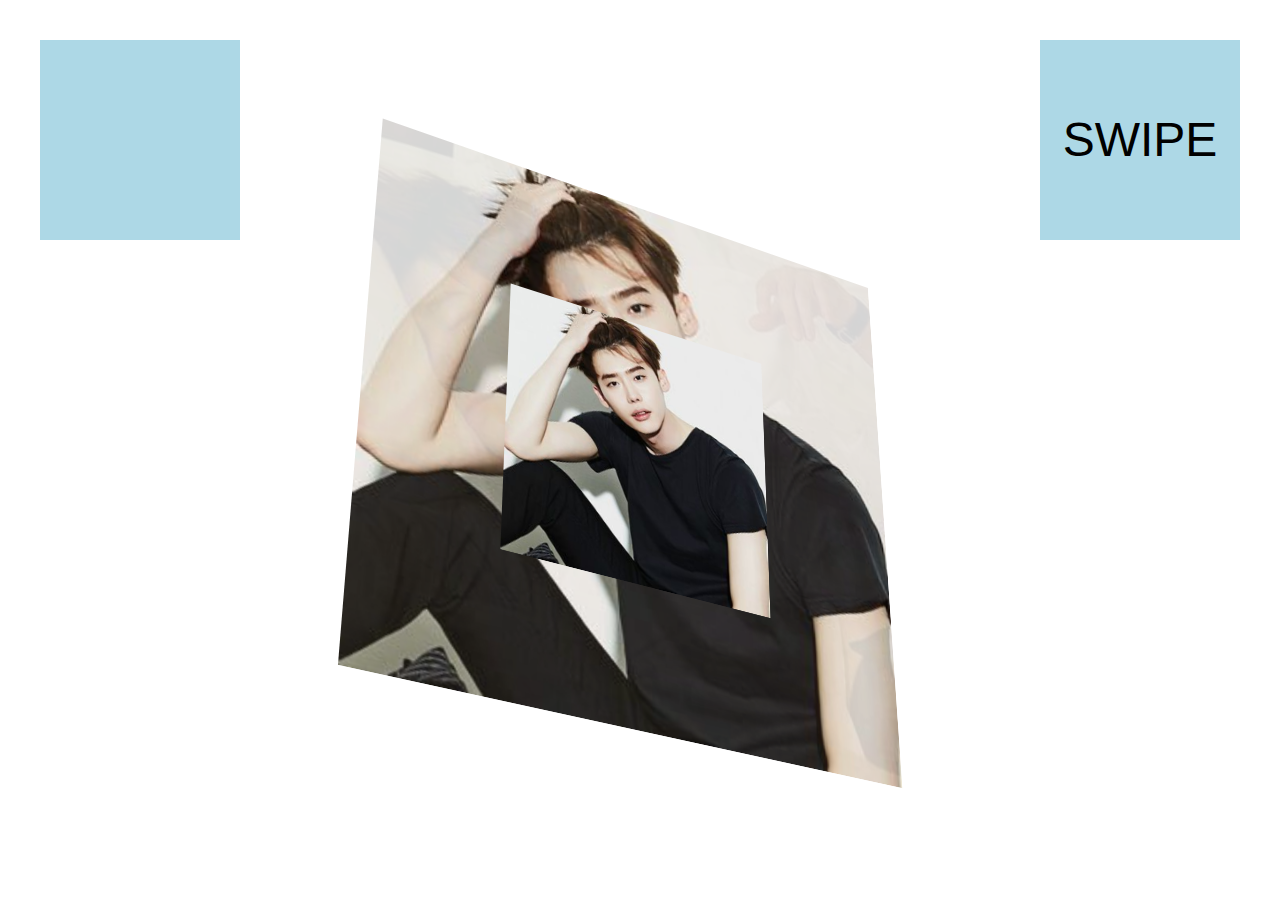
<file: 3D魔方完成版(周啸天)/index.html>
<!DOCTYPE html>
<html>
<head>
    <meta charset="UTF-8">
    <meta name="viewport"
          content="width=device-width, user-scalable=no, initial-scale=1.0, maximum-scale=1.0, minimum-scale=1.0">
    <meta name="format-detection" content="telephone=no"/>
    <title>珠峰培训3D魔方</title>
    <link charset="utf-8" type="text/css" rel="stylesheet" href="css/reset.min.css"/>
    <!--LESS-->
    <link charset="utf-8" type="text/css" rel="stylesheet/less" href="css/index.less"/>
    <script charset="utf-8" type="text/javascript" src="js/less-2.5.3.min.js"></script>
</head>
<body>
<section class="box">
    <!--MENU-->
    <div class="temp" id="temp"></div>
    <div class="menu" id="menu">SWIPE</div>

    <!--CUBE-->
    <div class="cube cubeRotate" id="cube">
        <!--外层大盒子-->
        <div class="outer">
            <div class="outer-front"><img src="img/outer1.jpg"/></div>
            <div class="outer-back"><img src="img/outer2.jpg"/></div>
            <div class="outer-left"><img src="img/outer3.jpg"/></div>
            <div class="outer-right"><img src="img/outer4.jpg"/></div>
            <div class="outer-top"><img src="img/outer5.jpg"/></div>
            <div class="outer-bottom"><img src="img/outer6.jpg"/></div>
        </div>

        <!--内层小盒子-->
        <div class="inner">
            <div class="inner-front"><img src="img/inner1.jpg"/></div>
            <div class="inner-back"><img src="img/inner2.jpg"/></div>
            <div class="inner-left"><img src="img/inner3.jpg"/></div>
            <div class="inner-right"><img src="img/inner4.jpg"/></div>
            <div class="inner-top"><img src="img/inner5.jpg"/></div>
            <div class="inner-bottom"><img src="img/inner6.jpg"/></div>
        </div>
    </div>
</section>

<script charset="utf-8" type="text/javascript" src="js/index.js"></script>
</body>
</html>
</file>
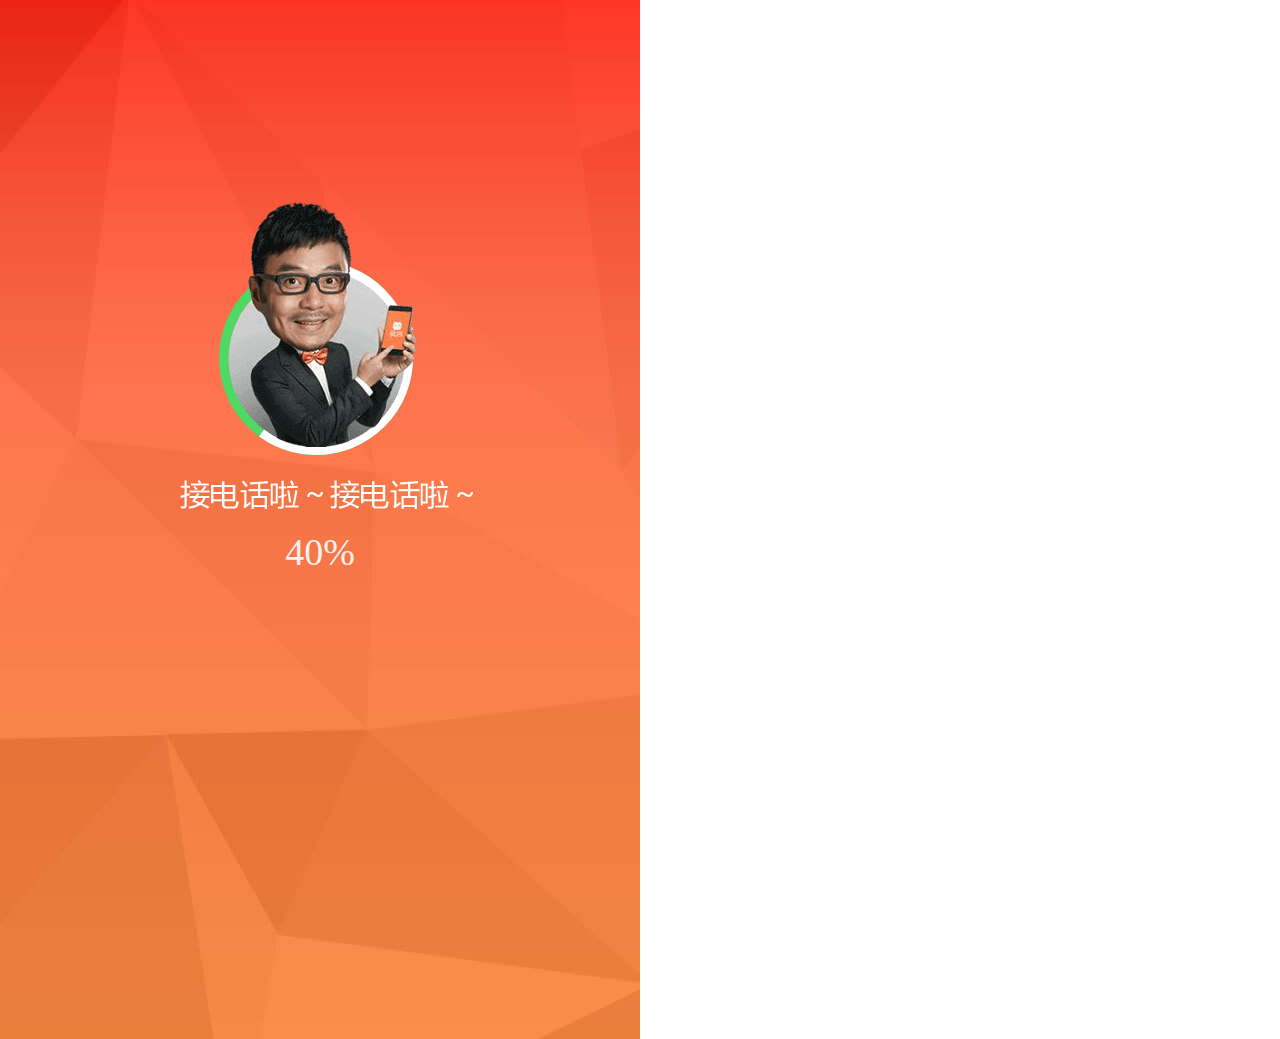
<file: 主DEMO(王燕)/html/index.html>
<!DOCTYPE html>
<html>
<head>
    <meta charset="UTF-8">
    <meta name="viewport" content="width=640,target-densitydpi=device-dpi,user-scalable=no" />
    <meta name="wxm:timeline_title" content="珠峰培训">
    <meta name="wxm:appmessage_title" content="珠峰培训">
    <meta name="wxm:appmessage_desc" content="朋友，我们在北京等你！">

    <!--&lt;!&ndash;分享缩略图，必须为绝对路径&ndash;&gt;-->
    <!--<meta name="wxm:img_url" content="http://wximg.qq.com/wxp/moment/4kKIVVgZl/img/share.jpg">-->
    <!--分享链接-->
    <!--<meta name="wxm:link" content="http://wximg.qq.com/wxp/moment/4kKIVVgZl/html/index.html">-->
    <title>珠峰培训</title>
    <link rel="stylesheet" href="../css/style.css?r=29" />
    <link rel="stylesheet" href="../css/swiper.min.css"/>
</head>


<body>
<div class="loading">
    <div class="loading_bg"><img src="../img/loading_bg.jpg"></div>
    <div class="loading_icon"></div>
    <div class="loading_progress">
        <div class="lp_bg"></div>
        <div class="lp_left"><div class="lp_left_wrap"><div class="lp_left_circle"></div></div></div>
        <div class="lp_right"><div class="lp_right_wrap"><div class="lp_right_circle"></div></div></div>
    </div>
    <div class="loading_text">
        <span></span><span></span><span></span><span></span><span></span><span></span><span></span><span></span><span></span><span></span>
    </div>
    <div class="loading_num"><span id="loading_num_txt">0</span>%</div>
</div>
<div class="wrapper">
    <article class="pages" id="page1">
        <img src="../img/page1_pic.jpg" width="640" />
        <figure class="page1_btn"></figure>
    </article>
    <article class="pages" id="page2">
        <div class="whpic">
            <img src="../img/wh1.jpg"/>
            <img src="../img/wh2.jpg"/>
            <img src="../img/wh3.jpg"/>
            <img src="../img/wh4.jpg"/>
            <img src="../img/wh5.jpg"/>
            <img src="../img/wh6.jpg"/>
        </div>
        <div class="page2_video"></div>
        <div class="page2_ganrao"></div>
    </article>
    <audio src="../img/call.mp3" preload="preload" id="call" loop ></audio>
    <audio src="../img/wh_3s.mp3" preload="preload" id="whsay" ></audio>
    <audio src="../img/zzs.mp3" preload="preload" id="zzs" ></audio>
    <article class="unlock_page">
        <div class="unlock_info">
            <div class="weixin_wrap"></div>
            <div class="weixin_msg"><img src="../img/weixin_msg.png"></div>
            <div class="unlock_time">
                <span></span><span></span><span></span><span></span>
                <em></em>
            </div>
            <div class="unlock_date">
                <span></span><span></span><span></span><span></span><span></span><span></span><span></span>
            </div>
            <div class="unlock_tips_wrap"><div class="unlock_tips"></div></div>
            <div class="unlock_bar"></div>
        </div>
    </article>
    <article class="weichat">
        <div class="wx_wrap">
            <div class="wx_box">
                <div class="wx_msg">
                    <section class="wh_msg_1"> <div class="wh_headimg"></div><div class="wh_msg_item_1"></div></section>
                    <section class="wh_msg_2"><div class="wh_headimg"></div><div class="wh_msg_item_2"></div></section>
                    <section class="wh_msg_3"><div class="wh_headimg"></div><div class="wh_msg_item_3"></div></section>
                    <section class="user_msg_1"><div class="user_headimg"></div><div class="user_msg_item_1"></div></section>
                    <section class="wh_msg_4"><div class="wh_headimg"></div><div class="wh_msg_item_4"></div></section>
                    <section class="wh_msg_5"><div class="wh_headimg"></div><div class="wh_msg_item_5"></div><div id="WxMomentVideo" class="video_con"></div></section>
                    <section class="user_msg_2"><div class="user_headimg"></div><div class="user_msg_item_2"></div></section>
                    <section class="wh_msg_6"><div class="wh_headimg"></div><div class="wh_msg_item_6" id="wh_msg_item_6"></div></section>
                </div>
            </div>
            <div class="wx_input_bar"></div>
            <div class="wx_keyboard">
                <span id="kb_text_1"></span>
                <span id="kb_text_2"></span>
                <div class="btn_send"></div>
                <!-- <div class="btn_send_disabled"></div> -->
            </div>
        </div>
    </article>
    <article id="cube">
        <ul id="cubeBox">
            <li></li>
            <li></li>
            <li></li>
            <li></li>
            <li></li>
            <li></li>
        </ul>
        <div id="cubeTip"></div>
        <div id="cubeShare"></div>
        <div id="cubeShareMark"><img src="../img/cubeShareMark.png"></div>
    </article>
    <article class="swiper-container" id="details">
        <div class="swiper-wrapper" id="detailsList">
            <div class="swiper-slide">
                <div class="detailsImg">
                    <img src="../img/detailsCanvas1.png">
                    <canvas width="510" height="423"></canvas>
                </div>
                <div class="detailsText"></div>
            </div>
            <div class="swiper-slide">
                <div class="detailsImg">
                    <img src="../img/detailsCanvas2.png">
                    <canvas width="374" height="374"></canvas>
                </div>
                <div class="detailsText"></div>
            </div>
            <div class="swiper-slide">
                <div class="detailsImg">
                    <img src="../img/detailsCanvas3.png">
                    <canvas width="386" height="336"></canvas>
                </div>
                <div class="detailsText"></div>
            </div>
            <div class="swiper-slide">
                <div class="detailsImg">
                    <img src="../img/detailsCanvas4.png">
                    <canvas width="259" height="306"></canvas>
                </div>
                <div class="detailsText"></div>
            </div>
            <div class="swiper-slide">
                <div class="detailsImg">
                    <img src="../img/detailsCanvas5.png">
                    <canvas width="221" height="284"></canvas>
                </div>
                <div class="detailsText"></div>
            </div>
            <div class="swiper-slide">
                <div class="detailsImg">
                    <img src="../img/detailsCanvas6.png">
                    <canvas width="478" height="419"></canvas>
                </div>
                <div class="detailsText"></div>
            </div>

        </div>
        <div class="swiper-pagination"></div>
        <div id="detailsReturn"></div>
    </article>
</div>
</body>
</html>

<!--<script src="http://res.wx.qq.com/open/js/jweixin-1.0.0.js"></script>-->
<!--<script src="http://cdnjs.gtimg.com/cdnjs/libs/wxmoment/0.0.2-rc1/wxmoment.min.js"></script>-->

<!--<script src="../js/jWeixin.js"></script>-->
<script src="../js/wexmonent.js"></script>
<script src="../js/jquery-1.11.1.min.js"></script>
<script src="../js/main.js"></script>
<script src="../js/swiper.min.js"></script>
</file>
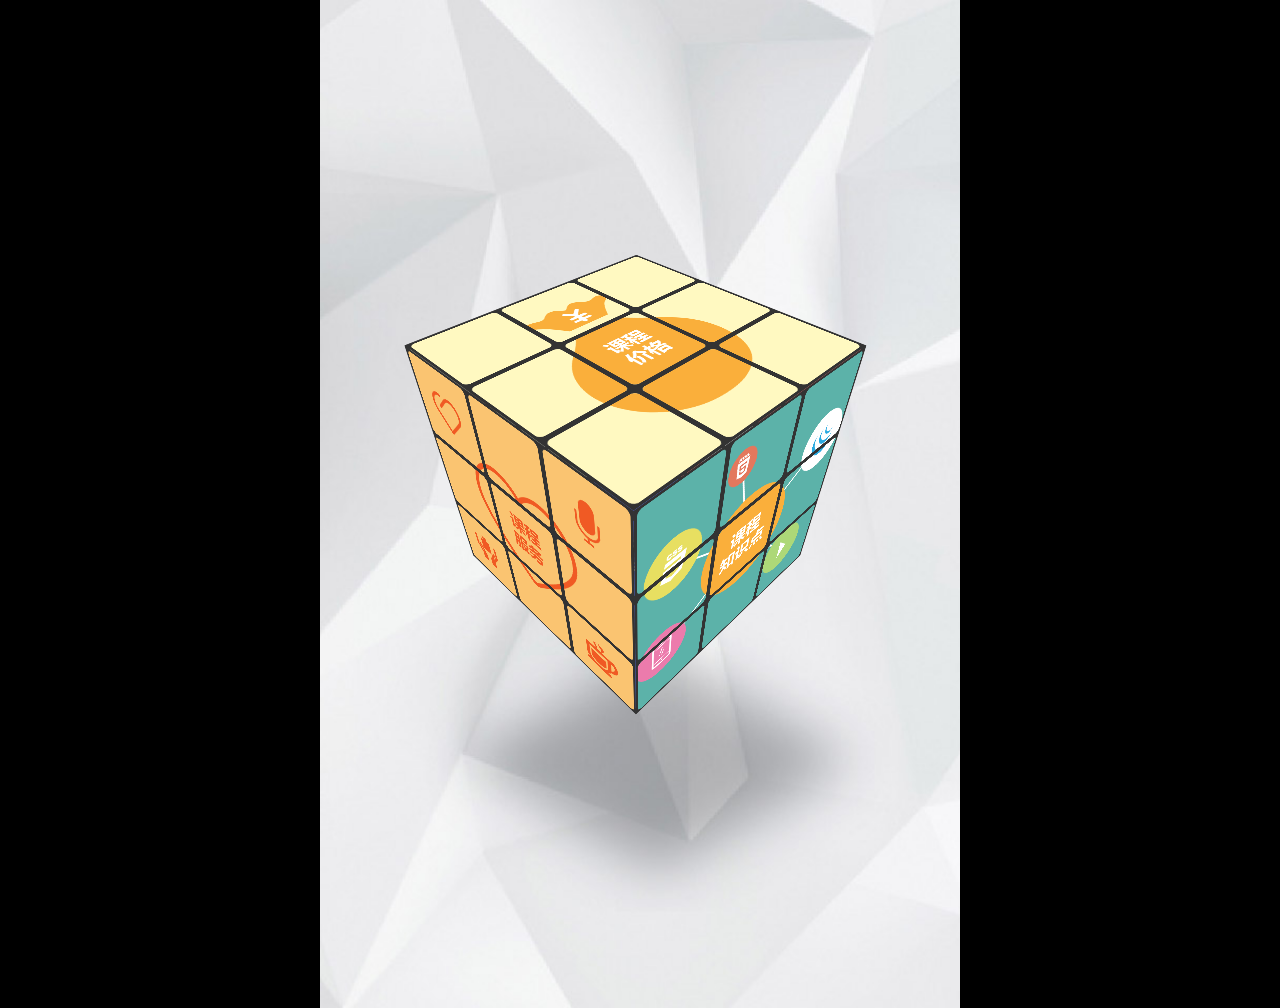
<file: 妙味课程/1index.html>
<!DOCTYPE HTML>
<html>
<head>
<meta http-equiv="Content-Type" content="text/html; charset=utf-8">
<title>无标题文档</title>
<meta name="viewport" content="width=device-width,initial-scale=1.0,user-scalable=no">
<style>
*{ margin:0; padding:0;}
body{font-family:Tahoma,Arial,Roboto,"Droid Sans","Helvetica Neue","Droid Sans Fallback","Heiti SC",sans-self; background:black;}
li{ list-style:none;}
html{ overflow:hidden;}
#main{ width:640px; height:1008px; position:absolute; left:50%; top:0; margin-left:-320px; z-index:-1; transform-origin:top;}
#phone{ width:100%; height:100%; background:url(img/phoneBg.jpg) no-repeat; position:absolute; top:0; left:0; z-index:10; overflow:hidden; transition:.5s;}
#phoneHead{ width:100%; position:absolute; top:50px;}
#phoneHead .phoneHeadName{ width:262px; height:115px; background:url(img/phoneHeadName.png) no-repeat; margin:0 auto;}
#phoneHead .phoneHeadText{ font-size:30px; color:white; text-align:center; letter-spacing:5px; margin-top:10px;}
#phoneBtn{ width:520px; height:360px; background:url(img/phoneBtn.png) no-repeat; position:absolute; left:50%; margin-left:-260px; bottom:30px;}
#phoneBtn .phoneBtnArc{ width:170px; height:170px; border:3px #0F0 solid; border-radius:50%; position:absolute; left:358px; top:143px; animation:1s linear infinite phoneBtnArcMove; z-index:-1;}
@keyframes phoneBtnArcMove{
	0%{ transform:scale(1.2);}
	100%{ transform:scale(0);}
}
#phoneBtn .phoneBtnTouch{ width:170px; height:170px; border-radius:50%; position:absolute; left:358px; top:143px; background:rgba(0,0,0,0); z-index:1;}
#phoneKey{ width:520px; height:659px; background:url(img/phoneKey.png) no-repeat; position:absolute; left:50%; margin-left:-260px; bottom:30px; transform:translate(0,689px); transition:.5s;}
#phoneKey .phoneKeyTouch{ width:170px; height:170px; border-radius:50%; position:absolute; background:rgba(0,0,0,0); z-index:1; left:50%; margin-left:-85px; bottom:30px;}
#message{ width:100%; height:100%; position:absolute; left:0; top:0; z-index:8; background:#eaeaea; transition:.5s; overflow:hidden;}
#messageList{ width:100%; position:absolute; top:20px; box-sizing:border-box; transition:.5s;}
#messageList li{ max-width:360px; padding:25px; line-height:40px; font-size:26px; clear:both; border-radius:10px; margin-bottom:40px; position:relative; opacity:0; transform:translate(0,100px); transition:.5s;}
#messageList li.sty1{ background:#ffffff; border:2px #cacaca solid; float:left; left:125px;}
#messageList li.sty2{ background:#a2e45c; border:2px #96b474 solid; float:right; right:125px;}
#messageList li img{ position:absolute; top:0;}
#messageList li.sty1 img{ left:-100px;}
#messageList li.sty2 img{ right:-100px;}
#messageList li .arrow{ width:10px; height:20px; position:absolute; top:20px;}
#messageList li.sty1 .arrow{ left:-10px; background:url(img/messageArrow1.png) no-repeat;}
#messageList li.sty2 .arrow{ right:-10px; background:url(img/messageArrow2.png) no-repeat;}
#messageText{ width:640px; height:88px; background:url(img/messageText.png) no-repeat; position:absolute; bottom:0; transform-origin:bottom;}
#cube{ width:100%; height:100%; position:absolute; left:0; top:0; z-index:6; background:url(img/cubeBg.jpg) no-repeat; background-size:cover; perspective:800px;}
#cubeBox{ width:510px; height:510px; transform-style:preserve-3d; position:absolute; left:50%; top:20%; margin-left:-260px; transform: scale(0) rotateX(-45deg) rotateY(-180deg); transform-origin:255px 255px -255px;}
#cubeBox li{ width:510px; height:510px; position:absolute;}
#cubeBox li:nth-of-type(1){ background:url(img/cubeImg1.png) no-repeat; left:0; top:0;}
#cubeBox li:nth-of-type(2){ background:url(img/cubeImg2.png) no-repeat; left:510px; top:0; transform:rotateY(90deg); transform-origin:left;}
#cubeBox li:nth-of-type(3){ background:url(img/cubeImg3.png) no-repeat; left:0; top:0; transform: translateZ(-510px) rotateY(180deg);}
#cubeBox li:nth-of-type(4){ background:url(img/cubeImg4.png) no-repeat; right:510px; top:0; transform:rotateY(-90deg); transform-origin:right;}
#cubeBox li:nth-of-type(5){ background:url(img/cubeImg5.png) no-repeat; right:0; top:-510px; transform:rotateX(90deg); transform-origin:bottom;}
#cubeBox li:nth-of-type(6){ background:url(img/cubeImg6.png) no-repeat; right:0; top:510px; transform:rotateX(-90deg); transform-origin:top;}
</style>
<script src="jquery-2.1.3.min.js"></script>
<script>
$(function(){
	
	var $main = $('#main');
	var $phone = $('#phone');
	var $phoneBtn = $('#phoneBtn');
	var $phoneBtnTouch = $phoneBtn.find('.phoneBtnTouch');
	var $phoneKey = $('#phoneKey');
	var $phoneHeadText = $('#phoneHead').find('.phoneHeadText');
	var $phoneKeyTouch = $phoneKey.find('.phoneKeyTouch');
	var $message = $('#message');
	var $messageList = $('#messageList');
	var $messageText = $('#messageText');
	var $cube = $('#cube');
	var $cubeBox = $('#cubeBox');
	var desH = 1008;
	var desW = 640;
	var viewHeight = $(window).height();
	var viewWidth = $(window).width();
	
	var oBell = $('#bell').get(0);
	var oSay = $('#say').get(0);
	var oMusic = $('#music').get(0);
	
	function init(){
		$main.css('transform','scale('+( viewHeight/desH )+')');
		
		var changeW = viewWidth/viewHeight * desH;

		if(changeW > desW){
			changeW = desW;
		}
		
		$messageList.css('padding','0 '+( (desW - changeW)/2 )+'px');
		$messageText.css('transform','scale('+(changeW/desW)+')');
	}
	
	var phone = (function(){
		
		function init(){
			oBell.play();
			bind();
		}
		
		function bind(){
			$phoneBtnTouch.on('touchstart',function(){
				oBell.pause();
				$phoneBtn.css('opacity',0);
				$phoneKey.css('transform','translate(0,0)');
				say();
			});
			$phoneKeyTouch.on('touchstart',function(){
				closePhone();
			});
		}
		
		function say(){
			$phoneHeadText.html('00:00');
			oSay.play();
			var timer = setInterval(function(){
				
				$phoneHeadText.html(change(oSay.currentTime));
				
				if(oSay.currentTime == oSay.duration){
					clearInterval(timer);
					closePhone();
				}
				
			},1000);
		}
		
		function closePhone(){
			oSay.pause();
			$phone.css('transform','translate(0,'+(desH)+'px)');
			$phone.on('transitionEnd webkitTransitionEnd',function(){
				$(this).remove();
				message.init();
			});
		}
		
		function change(num){
			num = parseInt(num);
			var iM = toZero(Math.floor(num%3600/60));
			var iS = toZero(Math.floor(num%60));
			return iM + ':' + iS;
		}
		function toZero(num){
			if(num<10){
				return '0' + num;
			}
			else{
				return '' + num;
			}
		}
		
		return {
			init : init
		}
		
	})();
	
	//phone.init();
	
	var message = (function(){
		
		var $li = $messageList.find('li');
		var iNow = 0;
		var iT = 0;
		
		function init(){
			oMusic.play();
			move();
		}
		function move(){
			var timer = setInterval(function(){
				
				$li.eq(iNow).css('opacity',1).css('transform','translate(0,0)');
				
				if(iNow >= 3){
					iT -= $li.eq(iNow).outerHeight() + 10;
					$messageList.css('transform','translate(0,'+(iT)+'px)');
				}
				
				if(iNow == $li.length-1){
					clearInterval(timer);
					setTimeout(function(){
						closeMessage();
					},2000);
				}
				else{
					iNow++;
				}
				
			},1000);
			
		}
		
		function closeMessage(){
			$message.css('transform','translate(0,'+(desH)+'px)');
			$message.on('transitionEnd webkitTransitionEnd',function(){
				$(this).remove();
			});
		}
		
		return {
			init : init
		};
	})();
	
	var cube = (function(){
		var $li = $cubeBox.find('li');
		function init(){
			$cubeBox.css('transform','scale(0.7) rotateX(-45deg) rotateY(45deg)');
			$subeBox.css('transition','1s');
			
		}
		return {
			init : init
		};
	})();
	cube.init();
	
	init();
	
});
</script>
</head>

<body>
<div id="main">
	<div id="sound">
    	<audio id="bell" src="img/bell.mp3" preload="auto" loop></audio>
        <audio id="say" src="img/say.mp3" preload="auto"></audio>
        <audio id="music" src="img/music.mp3" preload="auto" loop></audio>
    </div>
	<!--<div id="phone">
    	<div id="phoneHead">	
        	<div class="phoneHeadName"></div>
            <div class="phoneHeadText"></div>
        </div>
        <div id="phoneBtn">
        	<div class="phoneBtnArc"></div>
            <div class="phoneBtnTouch"></div>
        </div>
        <div id="phoneKey">
        	<div class="phoneKeyTouch"></div>
        </div>
    </div>
    <div id="message">
    	<ul id="messageList">
        	<li class="sty1">
            	<div class="arrow"></div>
            	<img src="img/messageHead1.png">
                那个谁谁谁……
            </li>
            <li class="sty2">
            	<div class="arrow"></div>
            	<img src="img/messageHead2.png">
                你好，我是妙味课堂，小乐～ ^_^
            </li>
            <li class="sty1">
            	<div class="arrow"></div>
            	<img src="img/messageHead1.png">
                哦，小乐乐你好！
            </li>
            <li class="sty2">
            	<div class="arrow"></div>
            	<img src="img/messageHead2.png">
                嗯，请问有什么可以帮到你？
            </li>
            <li class="sty1">
            	<div class="arrow"></div>
            	<img src="img/messageHead1.png">
                你们那个移动端课程都讲到什么？
            </li>
            <li class="sty2">
            	<div class="arrow"></div>
            	<img src="img/messageHead2.png">
                我们这次的移动端课程，讲的是移动端H5场景应用的相关知识，比如：CSS3D、canvas、粒子、动画……
            </li>
            <li class="sty1">
            	<div class="arrow"></div>
            	<img src="img/messageHead1.png">
                那你们上课的时间是什么？
            </li>
            <li class="sty1">
            	<div class="arrow"></div>
            	<img src="img/messageHead1.png">
                你们这个课程是谁来讲？？
            </li>
            <li class="sty1">
            	<div class="arrow"></div>
            	<img src="img/messageHead1.png">
                这个课程学完以后能自己做移动端吗？
            </li>
            <li class="sty1">
            	<div class="arrow"></div>
            	<img src="img/messageHead1.png">
                这个学费多钱？贵吗？
            </li>
            <li class="sty1">
            	<div class="arrow"></div>
            	<img src="img/messageHead1.png">
                哦对了，我基础不太好听得懂吗？
            </li>
            <li class="sty1">
            	<div class="arrow"></div>
            	<img src="img/messageHead1.png">
                嗯？小乐乐？在吗？？？
            </li>
            <li class="sty2">
            	<div class="arrow"></div>
            	<img src="img/messageHead2.png">
                呃……是的，我一直都在，我正在拼命打字回复你的问题，只是回复慢了，请见谅啊。另外，你的问题比较多，我干脆送给你一个神奇魔方，让这个精致的小魔方来回复你所有问题吧？
            </li>
            <li class="sty1">
            	<div class="arrow"></div>
            	<img src="img/messageHead1.png">
                啊？魔方？什么鬼东东？
            </li>
            <li class="sty2">
            	<div class="arrow"></div>
            	<img src="img/messageHead2.png">
                嘻嘻……发给你了，接住啊~~
            </li>
        </ul>
        <div id="messageText"></div>
    </div>-->
    <div id="cube">
    	<ul id="cubeBox">
        	<li></li>
            <li></li>
            <li></li>
            <li></li>
            <li></li>
            <li></li>
        </ul>
    </div>
</div>
</body>
</html>
</file>
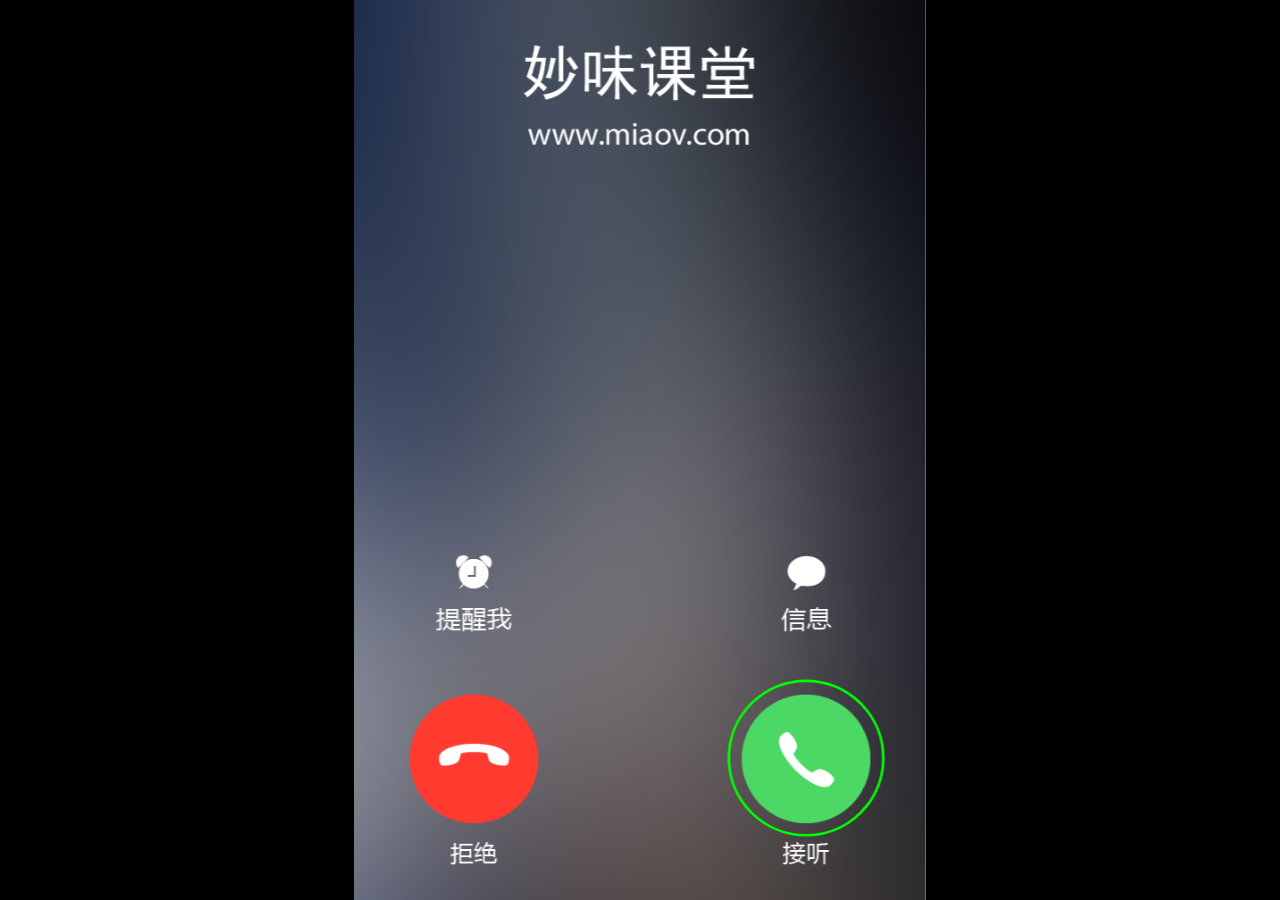
<file: 妙味课程/2index.html>
<!DOCTYPE HTML>
<html>
<head>
<meta http-equiv="Content-Type" content="text/html; charset=utf-8">
<title>无标题文档</title>
<meta name="viewport" content="width=device-width,initial-scale=1.0,user-scalable=no">
<style>
*{ margin:0; padding:0;}
body{font-family:Tahoma,Arial,Roboto,"Droid Sans","Helvetica Neue","Droid Sans Fallback","Heiti SC",sans-self; background:black;}
li{ list-style:none;}
html{ overflow:hidden;}
#main{ width:640px; height:1008px; position:absolute; left:50%; top:0; margin-left:-320px; z-index:-1; transform-origin:top;}
#phone{ width:100%; height:100%; background:url(img/phoneBg.jpg) no-repeat; position:absolute; top:0; left:0; z-index:10; overflow:hidden; transition:.5s;}
#phoneHead{ width:100%; position:absolute; top:50px;}
#phoneHead .phoneHeadName{ width:262px; height:115px; background:url(img/phoneHeadName.png) no-repeat; margin:0 auto;}
#phoneHead .phoneHeadText{ font-size:30px; color:white; text-align:center; letter-spacing:5px; margin-top:10px;}
#phoneBtn{ width:520px; height:360px; background:url(img/phoneBtn.png) no-repeat; position:absolute; left:50%; margin-left:-260px; bottom:30px;}
#phoneBtn .phoneBtnArc{ width:170px; height:170px; border:3px #0F0 solid; border-radius:50%; position:absolute; left:358px; top:143px; animation:1s linear infinite phoneBtnArcMove; z-index:-1;}
@keyframes phoneBtnArcMove{
	0%{ transform:scale(1.2);}
	100%{ transform:scale(0);}
}
#phoneBtn .phoneBtnTouch{ width:170px; height:170px; border-radius:50%; position:absolute; left:358px; top:143px; background:rgba(0,0,0,0); z-index:1;}
#phoneKey{ width:520px; height:659px; background:url(img/phoneKey.png) no-repeat; position:absolute; left:50%; margin-left:-260px; bottom:30px; transform:translate(0,689px); transition:.5s;}
#phoneKey .phoneKeyTouch{ width:170px; height:170px; border-radius:50%; position:absolute; background:rgba(0,0,0,0); z-index:1; left:50%; margin-left:-85px; bottom:30px;}
#message{ width:100%; height:100%; position:absolute; left:0; top:0; z-index:8; background:#eaeaea; transition:.5s; overflow:hidden;}
#messageList{ width:100%; position:absolute; top:20px; box-sizing:border-box; transition:.5s;}
#messageList li{ max-width:360px; padding:25px; line-height:40px; font-size:26px; clear:both; border-radius:10px; margin-bottom:40px; position:relative; opacity:0; transform:translate(0,100px); transition:.5s;}
#messageList li.sty1{ background:#ffffff; border:2px #cacaca solid; float:left; left:125px;}
#messageList li.sty2{ background:#a2e45c; border:2px #96b474 solid; float:right; right:125px;}
#messageList li img{ position:absolute; top:0;}
#messageList li.sty1 img{ left:-100px;}
#messageList li.sty2 img{ right:-100px;}
#messageList li .arrow{ width:10px; height:20px; position:absolute; top:20px;}
#messageList li.sty1 .arrow{ left:-10px; background:url(img/messageArrow1.png) no-repeat;}
#messageList li.sty2 .arrow{ right:-10px; background:url(img/messageArrow2.png) no-repeat;}
#messageText{ width:640px; height:88px; background:url(img/messageText.png) no-repeat; position:absolute; bottom:0; transform-origin:bottom;}
#cube{ width:100%; height:100%; position:absolute; left:0; top:0; z-index:6; background:url(img/cubeBg.jpg) no-repeat; background-size:cover; perspective:800px;}
#cubeBox{ width:510px; height:510px; transform-style:preserve-3d; position:absolute; left:50%; top:20%; margin-left:-260px; transform: scale(0) rotateX(-45deg) rotateY(-180deg); transform-origin:255px 255px -255px;}
#cubeBox li{ width:510px; height:510px; position:absolute;}
#cubeBox li:nth-of-type(1){ background:url(img/cubeImg1.png) no-repeat; left:0; top:0;}
#cubeBox li:nth-of-type(2){ background:url(img/cubeImg2.png) no-repeat; left:510px; top:0; transform:rotateY(90deg); transform-origin:left;}
#cubeBox li:nth-of-type(3){ background:url(img/cubeImg3.png) no-repeat; left:0; top:0; transform: translateZ(-510px) rotateY(180deg);}
#cubeBox li:nth-of-type(4){ background:url(img/cubeImg4.png) no-repeat; right:510px; top:0; transform:rotateY(-90deg); transform-origin:right;}
#cubeBox li:nth-of-type(5){ background:url(img/cubeImg5.png) no-repeat; right:0; top:-510px; transform:rotateX(90deg); transform-origin:bottom;}
#cubeBox li:nth-of-type(6){ background:url(img/cubeImg6.png) no-repeat; right:0; top:510px; transform:rotateX(-90deg); transform-origin:top;}
#cubeTip{ width:394px; height:44px; background:url(img/cubeTip.png) no-repeat; position:absolute; left:50%; margin-left:-197px; bottom:50px;}
#cubeShare{ width:62px; height:62px; background:url(img/cubeShare.png) no-repeat; position:absolute; right:20px; top:20px;}
#cubeShareMark{ width:100%; height:100%; position:absolute; left:0; top:0; background:rgba(0,0,0,0.8); text-align:center; display:none;}
</style>
<script src="jquery-2.1.3.min.js"></script>
<script>
$(function(){
	
	var $main = $('#main');
	var $phone = $('#phone');
	var $phoneBtn = $('#phoneBtn');
	var $phoneBtnTouch = $phoneBtn.find('.phoneBtnTouch');
	var $phoneKey = $('#phoneKey');
	var $phoneHeadText = $('#phoneHead').find('.phoneHeadText');
	var $phoneKeyTouch = $phoneKey.find('.phoneKeyTouch');
	var $message = $('#message');
	var $messageList = $('#messageList');
	var $messageText = $('#messageText');
	var $cube = $('#cube');
	var $cubeBox = $('#cubeBox');
	var $cubeShare = $('#cubeShare');
	var $cubeShareMark = $('#cubeShareMark');
	
	var desH = 1008;
	var desW = 640;
	var viewHeight = $(window).height();
	var viewWidth = $(window).width();
	
	var oBell = $('#bell').get(0);
	var oSay = $('#say').get(0);
	var oMusic = $('#music').get(0);
	
	function init(){
		$main.css('transform','scale('+( viewHeight/desH )+')');
		
		var changeW = viewWidth/viewHeight * desH;

		if(changeW > desW){
			changeW = desW;
		}
		
		$messageList.css('padding','0 '+( (desW - changeW)/2 )+'px');
		$messageText.css('transform','scale('+(changeW/desW)+')');
		$cubeShare.css('marginRight',(desW - changeW)/2);
	}
	
	var phone = (function(){
		
		function init(){
			oBell.play();
			bind();
		}
		
		function bind(){
			$phoneBtnTouch.on('touchstart',function(){
				oBell.pause();
				$phoneBtn.css('opacity',0);
				$phoneKey.css('transform','translate(0,0)');
				say();
			});
			$phoneKeyTouch.on('touchstart',function(){
				closePhone();
			});
		}
		
		function say(){
			$phoneHeadText.html('00:00');
			oSay.play();
			var timer = setInterval(function(){
				
				$phoneHeadText.html(change(oSay.currentTime));
				
				if(oSay.currentTime == oSay.duration){
					clearInterval(timer);
					closePhone();
				}
				
			},1000);
		}
		
		function closePhone(){
			oSay.pause();
			$phone.css('transform','translate(0,'+(desH)+'px)');
			$phone.on('transitionEnd webkitTransitionEnd',function(){
				$(this).remove();
				message.init();
			});
		}
		
		function change(num){
			num = parseInt(num);
			var iM = toZero(Math.floor(num%3600/60));
			var iS = toZero(Math.floor(num%60));
			return iM + ':' + iS;
		}
		function toZero(num){
			if(num<10){
				return '0' + num;
			}
			else{
				return '' + num;
			}
		}
		
		return {
			init : init
		}
		
	})();
	
	phone.init();
	
	var message = (function(){
		
		var $li = $messageList.find('li');
		var iNow = 0;
		var iT = 0;
		
		function init(){
			oMusic.play();
			move();
		}
		function move(){
			var timer = setInterval(function(){
				
				$li.eq(iNow).css('opacity',1).css('transform','translate(0,0)');
				
				if(iNow >= 3){
					iT -= $li.eq(iNow).outerHeight() + 10;
					$messageList.css('transform','translate(0,'+(iT)+'px)');
				}
				
				if(iNow == $li.length-1){
					clearInterval(timer);
					setTimeout(function(){
						closeMessage();
					},2000);
				}
				else{
					iNow++;
				}
				
			},1000);
			
		}
		
		function closeMessage(){
			$message.css('transform','translate(0,'+(desH)+'px)');
			$message.on('transitionEnd webkitTransitionEnd',function(){
				$(this).remove();
				cube.init();
			});
		}
		
		return {
			init : init
		};
	})();
	
	var cube = (function(){
		var $li = $cubeBox.find('li');
		var downX = 0;
		var downY = 0;
		var startX = -45;
		var startY = 45;
		var step = 1/2;
		var x = 0;
		var y = 0;
		var bBtn = true;
		
		function init(){
			$cubeBox.css('transform','scale(0.7) rotateX('+startX+'deg) rotateY('+startY+'deg)');
			$cubeBox.css('transition','1s');
			$cubeBox.on('transitionEnd webkitTransitionEnd',function(){
				$cubeBox.css('transition','');
			});
			bind();	
		}
		function bind(){
			
			$(document).on('touchstart',function(ev){
				var touch = ev.originalEvent.changedTouches[0];
				downX = touch.pageX;
				downY = touch.pageY;
				bBtn = true;
				$(document).on('touchmove.move',function(ev){
					bBtn = false;
					var touch = ev.originalEvent.changedTouches[0];
					
					x = (downY - touch.pageY)*step;
					y = (touch.pageX - downX)*step;
					
					if( startX+x > 70 ){
						x = -startX + 70;
					}
					else if( startX+x < -70 ){
						x = -startX - 70;
					}
					
					$cubeBox.css('transform','scale(0.7) rotateX('+(startX+x)+'deg) rotateY('+(startY+y)+'deg)');
					
				});
				$(document).on('touchend.move',function(){
					$(document).off('.move');
				});
			});
			
			$li.on('touchend',function(){
				if(bBtn){  //点击
					//alert( $(this).index() );
				}
				else{  //拖拽
					startX += x;
					startY += y;
				}
			});
			
			$cubeShare.on('touchstart',function(){
				$cubeShareMark.show();
			});
			$cubeShareMark.on('touchstart',function(){
				$(this).hide();
			});
		}
		return {
			init : init
		};
	})();
	//cube.init();
	
	init();
	
});
</script>
</head>

<body>
<div id="main">
	<div id="sound">
    	<audio id="bell" src="img/bell.mp3" preload="auto" loop></audio>
        <audio id="say" src="img/say.mp3" preload="auto"></audio>
        <audio id="music" src="img/music.mp3" preload="auto" loop></audio>
    </div>
	<div id="phone">
    	<div id="phoneHead">	
        	<div class="phoneHeadName"></div>
            <div class="phoneHeadText"></div>
        </div>
        <div id="phoneBtn">
        	<div class="phoneBtnArc"></div>
            <div class="phoneBtnTouch"></div>
        </div>
        <div id="phoneKey">
        	<div class="phoneKeyTouch"></div>
        </div>
    </div>
    <div id="message">
    	<ul id="messageList">
        	<li class="sty1">
            	<div class="arrow"></div>
            	<img src="img/messageHead1.png">
                那个谁谁谁……
            </li>
            <li class="sty2">
            	<div class="arrow"></div>
            	<img src="img/messageHead2.png">
                你好，我是妙味课堂，小乐～ ^_^
            </li>
            <li class="sty1">
            	<div class="arrow"></div>
            	<img src="img/messageHead1.png">
                哦，小乐乐你好！
            </li>
            <li class="sty2">
            	<div class="arrow"></div>
            	<img src="img/messageHead2.png">
                嗯，请问有什么可以帮到你？
            </li>
            <li class="sty1">
            	<div class="arrow"></div>
            	<img src="img/messageHead1.png">
                你们那个移动端课程都讲到什么？
            </li>
            <li class="sty2">
            	<div class="arrow"></div>
            	<img src="img/messageHead2.png">
                我们这次的移动端课程，讲的是移动端H5场景应用的相关知识，比如：CSS3D、canvas、粒子、动画……
            </li>
            <li class="sty1">
            	<div class="arrow"></div>
            	<img src="img/messageHead1.png">
                那你们上课的时间是什么？
            </li>
            <li class="sty1">
            	<div class="arrow"></div>
            	<img src="img/messageHead1.png">
                你们这个课程是谁来讲？？
            </li>
            <li class="sty1">
            	<div class="arrow"></div>
            	<img src="img/messageHead1.png">
                这个课程学完以后能自己做移动端吗？
            </li>
            <li class="sty1">
            	<div class="arrow"></div>
            	<img src="img/messageHead1.png">
                这个学费多钱？贵吗？
            </li>
            <li class="sty1">
            	<div class="arrow"></div>
            	<img src="img/messageHead1.png">
                哦对了，我基础不太好听得懂吗？
            </li>
            <li class="sty1">
            	<div class="arrow"></div>
            	<img src="img/messageHead1.png">
                嗯？小乐乐？在吗？？？
            </li>
            <li class="sty2">
            	<div class="arrow"></div>
            	<img src="img/messageHead2.png">
                呃……是的，我一直都在，我正在拼命打字回复你的问题，只是回复慢了，请见谅啊。另外，你的问题比较多，我干脆送给你一个神奇魔方，让这个精致的小魔方来回复你所有问题吧？
            </li>
            <li class="sty1">
            	<div class="arrow"></div>
            	<img src="img/messageHead1.png">
                啊？魔方？什么鬼东东？
            </li>
            <li class="sty2">
            	<div class="arrow"></div>
            	<img src="img/messageHead2.png">
                嘻嘻……发给你了，接住啊~~
            </li>
        </ul>
        <div id="messageText"></div>
    </div>
    <div id="cube">
    	<ul id="cubeBox">
        	<li></li>
            <li></li>
            <li></li>
            <li></li>
            <li></li>
            <li></li>
        </ul>
        <div id="cubeTip"></div>
        <div id="cubeShare"></div>
        <div id="cubeShareMark"><img src="img/cubeShareMark.png"></div>
    </div>
</div>
</body>
</html>
</file>
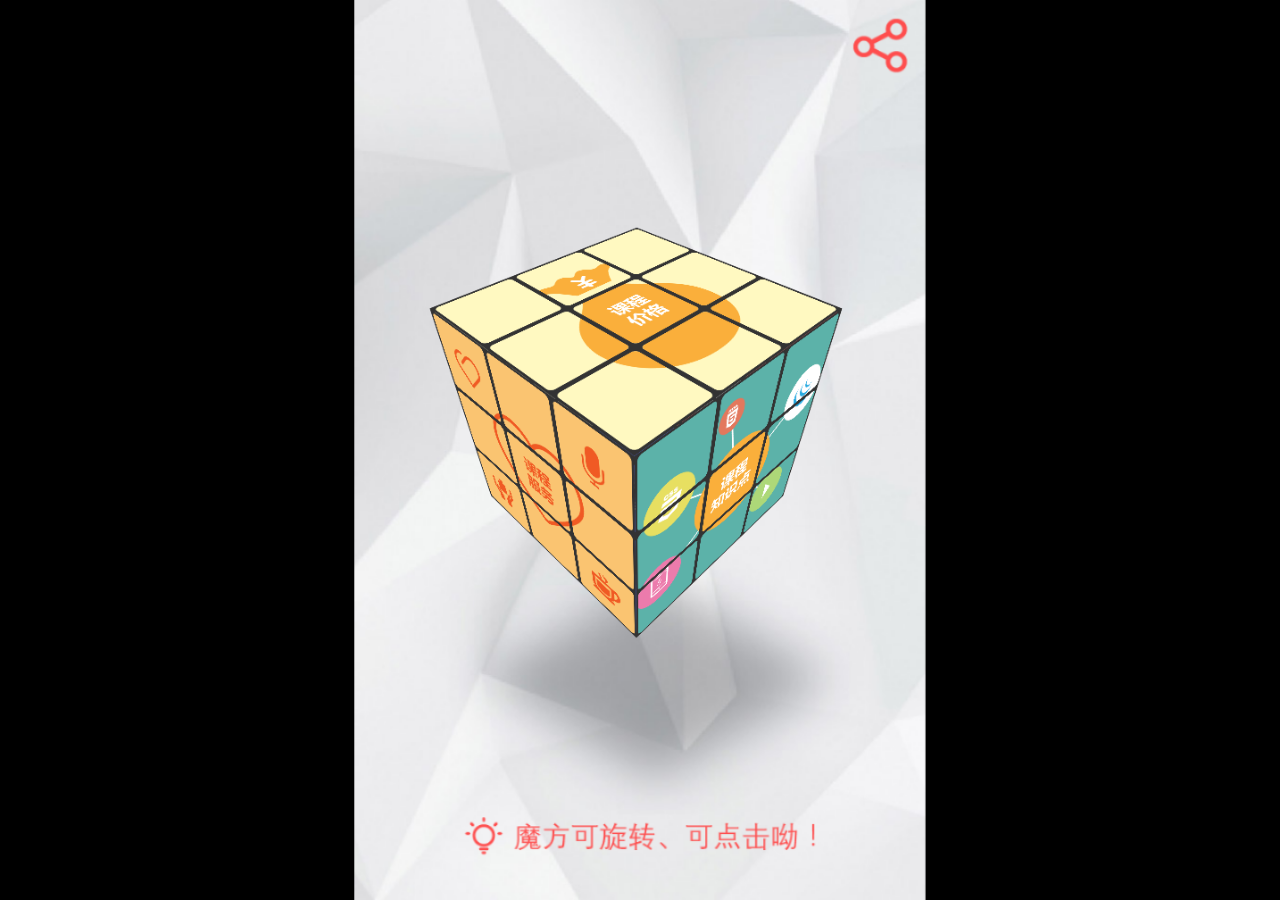
<file: 妙味课程/3index.html>
<!DOCTYPE HTML>
<html>
<head>
<meta http-equiv="Content-Type" content="text/html; charset=utf-8">
<title>无标题文档</title>
<meta name="viewport" content="width=device-width,initial-scale=1.0,user-scalable=no">
<style>
*{ margin:0; padding:0;}
body{font-family:Tahoma,Arial,Roboto,"Droid Sans","Helvetica Neue","Droid Sans Fallback","Heiti SC",sans-self; background:black;}
li{ list-style:none;}
html{ overflow:hidden;}
#main{ width:640px; height:1008px; position:absolute; left:50%; top:0; margin-left:-320px; z-index:-1; transform-origin:top;}
#phone{ width:100%; height:100%; background:url(img/phoneBg.jpg) no-repeat; position:absolute; top:0; left:0; z-index:10; overflow:hidden; transition:.5s;}
#phoneHead{ width:100%; position:absolute; top:50px;}
#phoneHead .phoneHeadName{ width:262px; height:115px; background:url(img/phoneHeadName.png) no-repeat; margin:0 auto;}
#phoneHead .phoneHeadText{ font-size:30px; color:white; text-align:center; letter-spacing:5px; margin-top:10px;}
#phoneBtn{ width:520px; height:360px; background:url(img/phoneBtn.png) no-repeat; position:absolute; left:50%; margin-left:-260px; bottom:30px;}
#phoneBtn .phoneBtnArc{ width:170px; height:170px; border:3px #0F0 solid; border-radius:50%; position:absolute; left:358px; top:143px; animation:1s linear infinite phoneBtnArcMove; z-index:-1;}
@keyframes phoneBtnArcMove{
	0%{ transform:scale(1.2);}
	100%{ transform:scale(0);}
}
#phoneBtn .phoneBtnTouch{ width:170px; height:170px; border-radius:50%; position:absolute; left:358px; top:143px; background:rgba(0,0,0,0); z-index:1;}
#phoneKey{ width:520px; height:659px; background:url(img/phoneKey.png) no-repeat; position:absolute; left:50%; margin-left:-260px; bottom:30px; transform:translate(0,689px); transition:.5s;}
#phoneKey .phoneKeyTouch{ width:170px; height:170px; border-radius:50%; position:absolute; background:rgba(0,0,0,0); z-index:1; left:50%; margin-left:-85px; bottom:30px;}
#message{ width:100%; height:100%; position:absolute; left:0; top:0; z-index:8; background:#eaeaea; transition:.5s; overflow:hidden;}
#messageList{ width:100%; position:absolute; top:20px; box-sizing:border-box; transition:.5s;}
#messageList li{ max-width:360px; padding:25px; line-height:40px; font-size:26px; clear:both; border-radius:10px; margin-bottom:40px; position:relative; opacity:0; transform:translate(0,100px); transition:.5s;}
#messageList li.sty1{ background:#ffffff; border:2px #cacaca solid; float:left; left:125px;}
#messageList li.sty2{ background:#a2e45c; border:2px #96b474 solid; float:right; right:125px;}
#messageList li img{ position:absolute; top:0;}
#messageList li.sty1 img{ left:-100px;}
#messageList li.sty2 img{ right:-100px;}
#messageList li .arrow{ width:10px; height:20px; position:absolute; top:20px;}
#messageList li.sty1 .arrow{ left:-10px; background:url(img/messageArrow1.png) no-repeat;}
#messageList li.sty2 .arrow{ right:-10px; background:url(img/messageArrow2.png) no-repeat;}
#messageText{ width:640px; height:88px; background:url(img/messageText.png) no-repeat; position:absolute; bottom:0; transform-origin:bottom;}
#cube{ width:100%; height:100%; position:absolute; left:0; top:0; z-index:6; background:url(img/cubeBg.jpg) no-repeat; background-size:cover; perspective:800px;}
#cubeBox{ width:510px; height:510px; transform-style:preserve-3d; position:absolute; left:50%; top:20%; margin-left:-260px; transform: scale(0) rotateX(-45deg) rotateY(-180deg); transform-origin:255px 255px -255px;}
#cubeBox li{ width:510px; height:510px; position:absolute;}
#cubeBox li:nth-of-type(1){ background:url(img/cubeImg1.png) no-repeat; left:0; top:0;}
#cubeBox li:nth-of-type(2){ background:url(img/cubeImg2.png) no-repeat; left:510px; top:0; transform:rotateY(90deg); transform-origin:left;}
#cubeBox li:nth-of-type(3){ background:url(img/cubeImg3.png) no-repeat; left:0; top:0; transform: translateZ(-510px) rotateY(180deg);}
#cubeBox li:nth-of-type(4){ background:url(img/cubeImg4.png) no-repeat; right:510px; top:0; transform:rotateY(-90deg); transform-origin:right;}
#cubeBox li:nth-of-type(5){ background:url(img/cubeImg5.png) no-repeat; right:0; top:-510px; transform:rotateX(90deg); transform-origin:bottom;}
#cubeBox li:nth-of-type(6){ background:url(img/cubeImg6.png) no-repeat; right:0; top:510px; transform:rotateX(-90deg); transform-origin:top;}
#cubeTip{ width:394px; height:44px; background:url(img/cubeTip.png) no-repeat; position:absolute; left:50%; margin-left:-197px; bottom:50px;}
#cubeShare{ width:62px; height:62px; background:url(img/cubeShare.png) no-repeat; position:absolute; right:20px; top:20px;}
#cubeShareMark{ width:100%; height:100%; position:absolute; left:0; top:0; background:rgba(0,0,0,0.8); text-align:center; display:none;}
#details{ width:100%; height:100%; position:absolute; left:0; top:0; z-index:6; display:none;}
#detailsList{ width:100%; height:100%; perspective:800px; transform-style:preserve-3d;}
#detailsList li{ width:100%; height:100%; position:absolute; left:0; top:0; visibility:hidden;}
#detailsList li:nth-of-type(1){ background:#5cb2a9;}
#detailsList li:nth-of-type(2){ background:#ff7777;}
#detailsList li:nth-of-type(3){ background:#fbffe6;}
#detailsList li:nth-of-type(4){ background:#e5fff4;}
#detailsList li:nth-of-type(5){ background:#ffffff;}
#detailsList li:nth-of-type(6){ background:#5974ff;}

#detailsList li.leftShow{ animation:1s detailsLeftShow; visibility:visible;}
#detailsList li.rightHide{ animation:1s detailsRightHide; visibility:hidden;}
@keyframes detailsLeftShow{
	0%{ transform:translateZ(-200px);}
	40%{ transform:translateX(-300px) scale(0.8) rotateY(-30deg);}
	100%{ transform:translate(0,0) scale(1) rotateY(0);}
}
@keyframes detailsRightHide{
	0%{ visibility:visible;}
	40%{ transform:translateX(300px) scale(0.8) rotateY(30deg);}
	100%{ transform:translateZ(-200px);}
}

#detailsList li.rightShow{ animation:1s detailsRightShow; visibility:visible;}
#detailsList li.leftHide{ animation:1s detailsLeftHide; visibility:hidden;}

@keyframes detailsRightShow{
	0%{ transform:translateZ(-200px);}
	40%{ transform:translateX(300px) scale(0.8) rotateY(30deg);}
	100%{ transform:translate(0,0) scale(1) rotateY(0);}
}
@keyframes detailsLeftHide{
	0%{ visibility:visible;}
	40%{ transform:translateX(-300px) scale(0.8) rotateY(-30deg);}
	100%{ transform:translateZ(-200px);}
}

#detailsList li.fadeIn{ animation:.5s detailsFadeIn; visibility:visible;}
#detailsList li.fadeOut{ animation:.5s detailsFadeOut; visibility:hidden;}
@keyframes detailsFadeIn{
	0%{ opacity:0; transform:scale(0.8);}
	100%{ opacity:1; transform:scale(1);}
}
@keyframes detailsFadeOut{
	0%{ opacity:1; transform:scale(1); visibility:visible;}
	100%{ opacity:0; transform:scale(0.8);}
}

#detailsBtn{ width:100%; text-align:center; position:absolute; bottom:20px;}
#detailsBtn li{ width:10px; height:10px; border-radius:50%; background:rgba(0,0,0,0.3); display:inline-block; margin:5px;}
#detailsBtn li.active{ background:#666;}
#detailsReturn{ width:65px; height:76px; background:url(img/detailsReturn.png) no-repeat; position:absolute; right:20px; top:20px;}
</style>
<script src="jquery-2.1.3.min.js"></script>
<script>
$(function(){
	
	var $main = $('#main');
	var $phone = $('#phone');
	var $phoneBtn = $('#phoneBtn');
	var $phoneBtnTouch = $phoneBtn.find('.phoneBtnTouch');
	var $phoneKey = $('#phoneKey');
	var $phoneHeadText = $('#phoneHead').find('.phoneHeadText');
	var $phoneKeyTouch = $phoneKey.find('.phoneKeyTouch');
	var $message = $('#message');
	var $messageList = $('#messageList');
	var $messageText = $('#messageText');
	var $cube = $('#cube');
	var $cubeBox = $('#cubeBox');
	var $cubeShare = $('#cubeShare');
	var $cubeShareMark = $('#cubeShareMark');
	
	var $details = $('#details');
	var $detailsList = $('#detailsList');
	var $detailsBtn = $('#detailsBtn');
	var $detailsReturn = $('#detailsReturn');
	
	var desH = 1008;
	var desW = 640;
	var viewHeight = $(window).height();
	var viewWidth = $(window).width();
	
	var oBell = $('#bell').get(0);
	var oSay = $('#say').get(0);
	var oMusic = $('#music').get(0);
	
	function init(){
		$main.css('transform','scale('+( viewHeight/desH )+')');
		
		var changeW = viewWidth/viewHeight * desH;

		if(changeW > desW){
			changeW = desW;
		}
		
		$messageList.css('padding','0 '+( (desW - changeW)/2 )+'px');
		$messageText.css('transform','scale('+(changeW/desW)+')');
		$cubeShare.css('marginRight',(desW - changeW)/2);
		$detailsReturn.css('marginRight',(desW - changeW)/2);
	}
	
	var phone = (function(){
		
		function init(){
			oBell.play();
			bind();
		}
		
		function bind(){
			$phoneBtnTouch.on('touchstart',function(){
				oBell.pause();
				$phoneBtn.css('opacity',0);
				$phoneKey.css('transform','translate(0,0)');
				say();
			});
			$phoneKeyTouch.on('touchstart',function(){
				closePhone();
			});
		}
		
		function say(){
			$phoneHeadText.html('00:00');
			oSay.play();
			var timer = setInterval(function(){
				
				$phoneHeadText.html(change(oSay.currentTime));
				
				if(oSay.currentTime == oSay.duration){
					clearInterval(timer);
					closePhone();
				}
				
			},1000);
		}
		
		function closePhone(){
			oSay.pause();
			$phone.css('transform','translate(0,'+(desH)+'px)');
			$phone.on('transitionEnd webkitTransitionEnd',function(){
				$(this).remove();
				message.init();
			});
		}
		
		function change(num){
			num = parseInt(num);
			var iM = toZero(Math.floor(num%3600/60));
			var iS = toZero(Math.floor(num%60));
			return iM + ':' + iS;
		}
		function toZero(num){
			if(num<10){
				return '0' + num;
			}
			else{
				return '' + num;
			}
		}
		
		return {
			init : init
		}
		
	})();
	
	//phone.init();
	
	var message = (function(){
		
		var $li = $messageList.find('li');
		var iNow = 0;
		var iT = 0;
		
		function init(){
			oMusic.play();
			move();
		}
		function move(){
			var timer = setInterval(function(){
				
				$li.eq(iNow).css('opacity',1).css('transform','translate(0,0)');
				
				if(iNow >= 3){
					iT -= $li.eq(iNow).outerHeight() + 10;
					$messageList.css('transform','translate(0,'+(iT)+'px)');
				}
				
				if(iNow == $li.length-1){
					clearInterval(timer);
					setTimeout(function(){
						closeMessage();
					},2000);
				}
				else{
					iNow++;
				}
				
			},1000);
			
		}
		
		function closeMessage(){
			$message.css('transform','translate(0,'+(desH)+'px)');
			$message.on('transitionEnd webkitTransitionEnd',function(){
				$(this).remove();
				cube.init();
			});
		}
		
		return {
			init : init
		};
	})();
	
	var cube = (function(){
		var $li = $cubeBox.find('li');
		var downX = 0;
		var downY = 0;
		var startX = -45;
		var startY = 45;
		var step = 1/2;
		var x = 0;
		var y = 0;
		var bBtn = true;
		
		function init(){
			$cubeBox.css('transform','scale(0.7) rotateX('+startX+'deg) rotateY('+startY+'deg)');
			$cubeBox.css('transition','1s');
			$cubeBox.on('transitionEnd webkitTransitionEnd',function(){
				$cubeBox.css('transition','');
			});
			bind();	
		}
		function bind(){
			
			$(document).on('touchstart',function(ev){
				var touch = ev.originalEvent.changedTouches[0];
				downX = touch.pageX;
				downY = touch.pageY;
				bBtn = true;
				$(document).on('touchmove.move',function(ev){
					bBtn = false;
					var touch = ev.originalEvent.changedTouches[0];
					
					x = (downY - touch.pageY)*step;
					y = (touch.pageX - downX)*step;
					
					if( startX+x > 70 ){
						x = -startX + 70;
					}
					else if( startX+x < -70 ){
						x = -startX - 70;
					}
					
					$cubeBox.css('transform','scale(0.7) rotateX('+(startX+x)+'deg) rotateY('+(startY+y)+'deg)');
					
				});
				$(document).on('touchend.move',function(){
					$(document).off('.move');
				});
			});
			
			$li.on('touchend',function(){
				if(bBtn){  //点击
					//alert( $(this).index() );
					details.show( $(this).index() );
				}
				else{  //拖拽
					startX += x;
					startY += y;
				}
			});
			
			$cubeShare.on('touchstart',function(){
				$cubeShareMark.show();
			});
			$cubeShareMark.on('touchstart',function(){
				$(this).hide();
			});
		}
		return {
			init : init
		};
	})();
	cube.init();
	
	var details = (function(){
		
		var $li1 = $detailsList.find('li');
		var $li2 = $detailsBtn.find('li');
		var iNow = 0;
		
		function init(){
			bind();
		}
		function bind(){
			var downX = 0;
			var nowIndex = 0;
			var nextorprevIndex = 0;
			
			$li1.on('touchstart',function(ev){
				var touch = ev.originalEvent.changedTouches[0];
				downX = touch.pageX;
				nowIndex = $(this).index();
				$li1.on('touchend',function(ev){
					var touch = ev.originalEvent.changedTouches[0];
					if( touch.pageX < downX ){  //←
						nextorprevIndex = nowIndex == $li1.length-1 ? 0 : nowIndex + 1;
						$(this).attr('class','leftHide');
						$li1.eq(nextorprevIndex).attr('class','rightShow');
					}
					else if( touch.pageX > downX ){ //→
						nextorprevIndex = nowIndex == 0 ? $li1.length-1 : nowIndex - 1;
						$(this).attr('class','rightHide');
						$li1.eq(nextorprevIndex).attr('class','leftShow');
						
					}
					$li2.eq(nextorprevIndex).attr('class','active').siblings().attr('class','');
					$li1.off('touchend');
					iNow = nextorprevIndex;
				});
			});
			
			$detailsReturn.on('touchstart',function(){
				hide(iNow);
			});
		}
		function show(index){
			$cube.hide();
			$details.show();
			$li1.eq(index).attr('class','fadeIn');
			$li2.eq(index).attr('class','active');
			iNow = index;
		}
		function hide(index){
			$cube.show();
			$li1.eq(index).attr('class','fadeOut');
			$li1.eq(index).one('animationEnd webkitAnimationEnd',function(){
				$details.hide();
				$li1.attr('class','');
				$li2.attr('class','');
			});
		}
		return {
			init : init,
			show : show
		};
	})();
	
	details.init();
	
	init();
	
});
</script>
</head>

<body>
<div id="main">
	<div id="sound">
    	<audio id="bell" src="img/bell.mp3" preload="auto" loop></audio>
        <audio id="say" src="img/say.mp3" preload="auto"></audio>
        <audio id="music" src="img/music.mp3" preload="auto" loop></audio>
    </div>
	<!--<div id="phone">
    	<div id="phoneHead">	
        	<div class="phoneHeadName"></div>
            <div class="phoneHeadText"></div>
        </div>
        <div id="phoneBtn">
        	<div class="phoneBtnArc"></div>
            <div class="phoneBtnTouch"></div>
        </div>
        <div id="phoneKey">
        	<div class="phoneKeyTouch"></div>
        </div>
    </div>
    <div id="message">
    	<ul id="messageList">
        	<li class="sty1">
            	<div class="arrow"></div>
            	<img src="img/messageHead1.png">
                那个谁谁谁……
            </li>
            <li class="sty2">
            	<div class="arrow"></div>
            	<img src="img/messageHead2.png">
                你好，我是妙味课堂，小乐～ ^_^
            </li>
            <li class="sty1">
            	<div class="arrow"></div>
            	<img src="img/messageHead1.png">
                哦，小乐乐你好！
            </li>
            <li class="sty2">
            	<div class="arrow"></div>
            	<img src="img/messageHead2.png">
                嗯，请问有什么可以帮到你？
            </li>
            <li class="sty1">
            	<div class="arrow"></div>
            	<img src="img/messageHead1.png">
                你们那个移动端课程都讲到什么？
            </li>
            <li class="sty2">
            	<div class="arrow"></div>
            	<img src="img/messageHead2.png">
                我们这次的移动端课程，讲的是移动端H5场景应用的相关知识，比如：CSS3D、canvas、粒子、动画……
            </li>
            <li class="sty1">
            	<div class="arrow"></div>
            	<img src="img/messageHead1.png">
                那你们上课的时间是什么？
            </li>
            <li class="sty1">
            	<div class="arrow"></div>
            	<img src="img/messageHead1.png">
                你们这个课程是谁来讲？？
            </li>
            <li class="sty1">
            	<div class="arrow"></div>
            	<img src="img/messageHead1.png">
                这个课程学完以后能自己做移动端吗？
            </li>
            <li class="sty1">
            	<div class="arrow"></div>
            	<img src="img/messageHead1.png">
                这个学费多钱？贵吗？
            </li>
            <li class="sty1">
            	<div class="arrow"></div>
            	<img src="img/messageHead1.png">
                哦对了，我基础不太好听得懂吗？
            </li>
            <li class="sty1">
            	<div class="arrow"></div>
            	<img src="img/messageHead1.png">
                嗯？小乐乐？在吗？？？
            </li>
            <li class="sty2">
            	<div class="arrow"></div>
            	<img src="img/messageHead2.png">
                呃……是的，我一直都在，我正在拼命打字回复你的问题，只是回复慢了，请见谅啊。另外，你的问题比较多，我干脆送给你一个神奇魔方，让这个精致的小魔方来回复你所有问题吧？
            </li>
            <li class="sty1">
            	<div class="arrow"></div>
            	<img src="img/messageHead1.png">
                啊？魔方？什么鬼东东？
            </li>
            <li class="sty2">
            	<div class="arrow"></div>
            	<img src="img/messageHead2.png">
                嘻嘻……发给你了，接住啊~~
            </li>
        </ul>
        <div id="messageText"></div>
    </div>-->
    <div id="cube">
    	<ul id="cubeBox">
        	<li></li>
            <li></li>
            <li></li>
            <li></li>
            <li></li>
            <li></li>
        </ul>
        <div id="cubeTip"></div>
        <div id="cubeShare"></div>
        <div id="cubeShareMark"><img src="img/cubeShareMark.png"></div>
    </div>
    <div id="details">
    	<ul id="detailsList">
        	<li></li>
            <li></li>
            <li></li>
            <li></li>
            <li></li>
            <li></li>
        </ul>
        <ul id="detailsBtn">
        	<li></li>
            <li></li>
            <li></li>
            <li></li>
            <li></li>
            <li></li>
        </ul>
        <div id="detailsReturn"></div>
    </div>
</div>
</body>
</html>
</file>
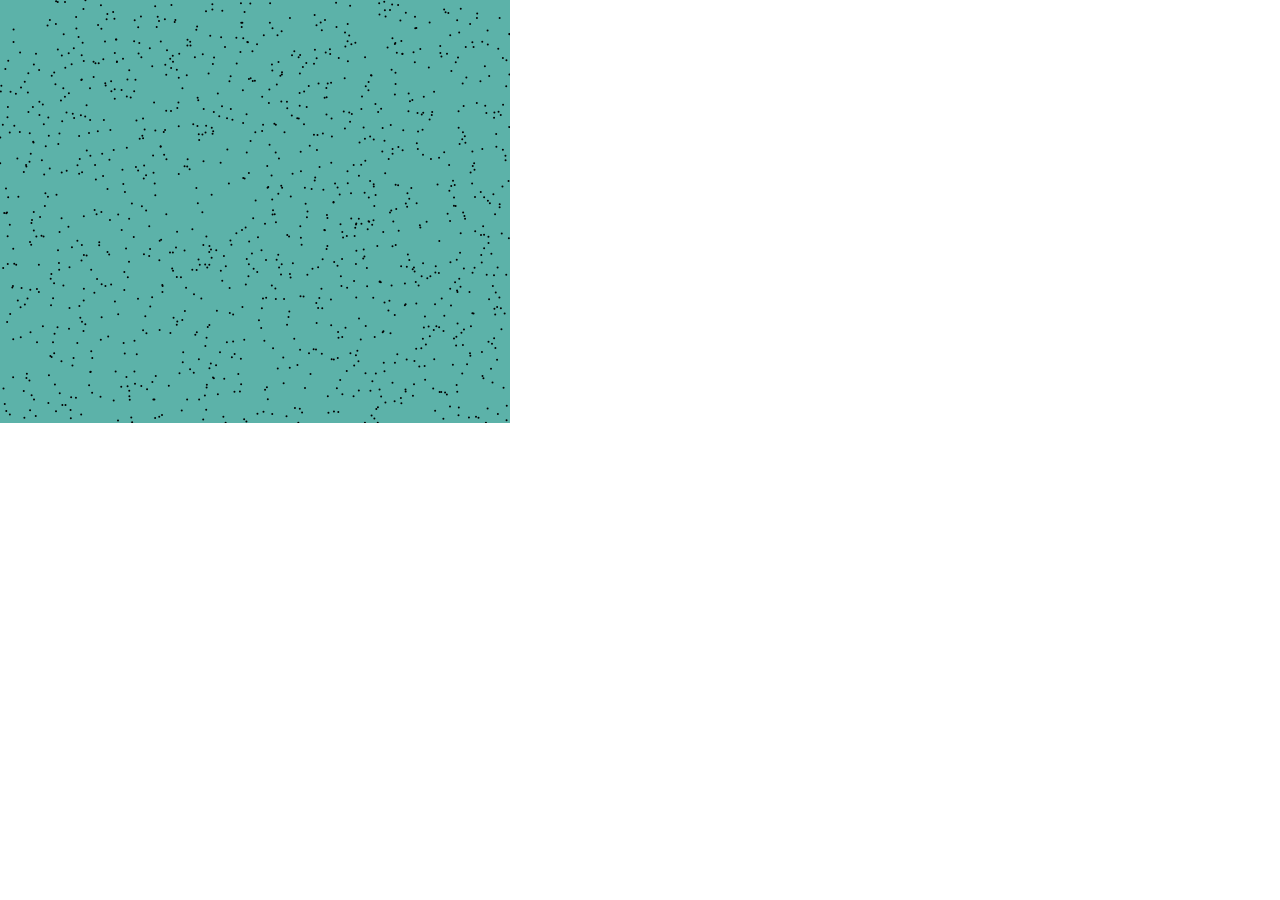
<file: 妙味课程/4index.html>
<!DOCTYPE HTML>
<html>
<head>
<meta http-equiv="Content-Type" content="text/html; charset=utf-8">
<title>无标题文档</title>
<style>
*{ margin:0; padding:0;}
#img1{ position:absolute; left:0; top:0; background:#5cb2a9; display:none;}
#c1{ background:#5cb2a9;}
</style>
</head>

<body>
<img id="img1" src="img/detailsCanvas1.png">
<canvas id="c1" width="510" height="423"></canvas>
<script>
var oImg = document.getElementById('img1');
var oC = document.getElementById('c1');
var oGC = oC.getContext('2d');
var objImg = new Image();
objImg.src = oImg.src;
objImg.onload = function(){
	oGC.drawImage(objImg,0,0);
	var dataImg = oGC.getImageData(0,0,oC.width,oC.height);
	oGC.clearRect(0,0,oC.width,oC.height);
	var step = 8;
	var arr = [];
	//console.log(dataImg.width);
	//console.log(dataImg.height);
	var stepW = parseInt(dataImg.width/step);
	var stepH = parseInt(dataImg.height/step);
	//console.log(stepW);
	//console.log(stepH);
	for(var i=0;i<stepH;i++){
		for(var j=0;j<stepW;j++){
			var color = getColor(dataImg,j*step,i*step);
			if(color != 0){
				arr.push({x : j*step , y : i*step , bx : Math.random()*oC.width , by : Math.random()*oC.height});
			}
		}
	}
	
	for(var i=0;i<arr.length;i++){
		oGC.beginPath();
		oGC.arc(arr[i].bx,arr[i].by,1,0,360*Math.PI/180);
		oGC.closePath();
		oGC.fill();
	}
	
	setTimeout(function(){
		move(arr);
	},1000);
	
};

function getColor(dataImg,x,y){
	var w = dataImg.width;
	var h = dataImg.height;
	var d = dataImg.data;
	//d = [0,0,0,1,0,0,0,1,0,0,0,1]
	return d[(y*w+x)*4+3];
}
function move(arr){
	var d = 500;
	var startTime = now();
	var timer = setInterval(function(){
		var changeTime = now();
		oGC.clearRect(0,0,oC.width,oC.height);
		var t = Math.min(changeTime - startTime,d); //从0越来越大
		
		if(t == d){
			clearInterval(timer);
			oImg.style.display = 'block';
		}
		
		for(var i=0;i<arr.length;i++){
			var nowX = (arr[i].x - arr[i].bx)*t/d + arr[i].bx;
			var nowY = (arr[i].y - arr[i].by)*t/d + arr[i].by;
			
			oGC.beginPath();
			oGC.arc(nowX,nowY,1,0,360*Math.PI/180);
			oGC.closePath();
			oGC.fill();
			
		}
		
	},15);
}
function now(){
	return (new Date()).getTime();
}


</script>
</body>
</html>
</file>
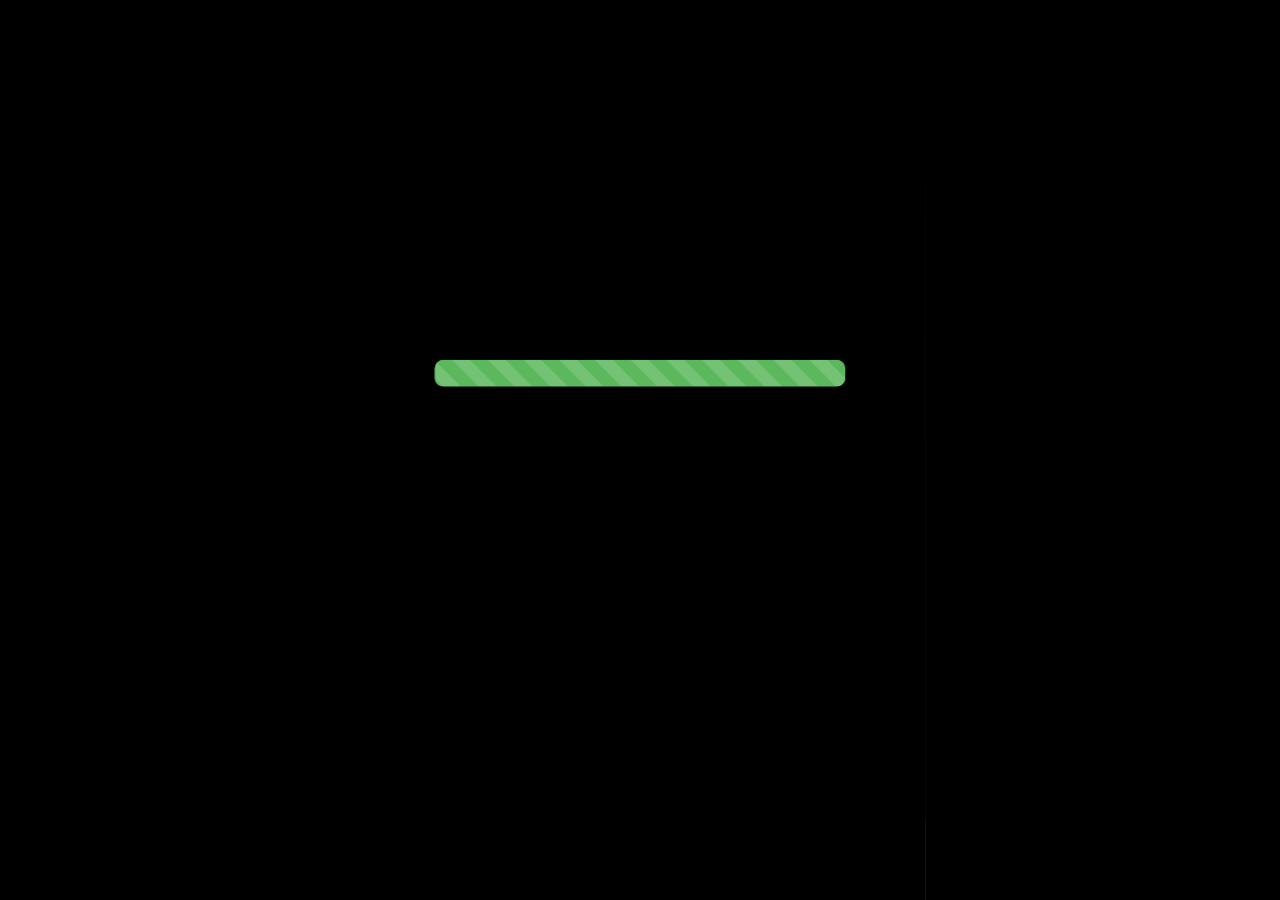
<file: 妙味课程/5index.html>
<!DOCTYPE HTML>
<html>
<head>
<meta http-equiv="Content-Type" content="text/html; charset=utf-8">
<title>无标题文档</title>
<meta name="viewport" content="width=device-width,initial-scale=1.0,user-scalable=no">
<style>
*{ margin:0; padding:0;}
body{font-family:Tahoma,Arial,Roboto,"Droid Sans","Helvetica Neue","Droid Sans Fallback","Heiti SC",sans-self; background:black;}
li{ list-style:none;}
html{ overflow:hidden;}
#main{ width:640px; height:1008px; position:absolute; left:50%; top:0; margin-left:-320px; z-index:-1; transform-origin:top;}
#phone{ width:100%; height:100%; background:url(img/phoneBg.jpg) no-repeat; position:absolute; top:0; left:0; z-index:10; overflow:hidden; transition:.5s;}
#phoneHead{ width:100%; position:absolute; top:50px;}
#phoneHead .phoneHeadName{ width:262px; height:115px; background:url(img/phoneHeadName.png) no-repeat; margin:0 auto;}
#phoneHead .phoneHeadText{ font-size:30px; color:white; text-align:center; letter-spacing:5px; margin-top:10px;}
#phoneBtn{ width:520px; height:360px; background:url(img/phoneBtn.png) no-repeat; position:absolute; left:50%; margin-left:-260px; bottom:30px;}
#phoneBtn .phoneBtnArc{ width:170px; height:170px; border:3px #0F0 solid; border-radius:50%; position:absolute; left:358px; top:143px; animation:1s linear infinite phoneBtnArcMove; z-index:-1;}
@keyframes phoneBtnArcMove{
	0%{ transform:scale(1.2);}
	100%{ transform:scale(0);}
}
#phoneBtn .phoneBtnTouch{ width:170px; height:170px; border-radius:50%; position:absolute; left:358px; top:143px; background:rgba(0,0,0,0); z-index:1;}
#phoneKey{ width:520px; height:659px; background:url(img/phoneKey.png) no-repeat; position:absolute; left:50%; margin-left:-260px; bottom:30px; transform:translate(0,689px); transition:.5s;}
#phoneKey .phoneKeyTouch{ width:170px; height:170px; border-radius:50%; position:absolute; background:rgba(0,0,0,0); z-index:1; left:50%; margin-left:-85px; bottom:30px;}
#message{ width:100%; height:100%; position:absolute; left:0; top:0; z-index:8; background:#eaeaea; transition:.5s; overflow:hidden;}
#messageList{ width:100%; position:absolute; top:20px; box-sizing:border-box; transition:.5s;}
#messageList li{ max-width:360px; padding:25px; line-height:40px; font-size:26px; clear:both; border-radius:10px; margin-bottom:40px; position:relative; opacity:0; transform:translate(0,100px); transition:.5s;}
#messageList li.sty1{ background:#ffffff; border:2px #cacaca solid; float:left; left:125px;}
#messageList li.sty2{ background:#a2e45c; border:2px #96b474 solid; float:right; right:125px;}
#messageList li img{ position:absolute; top:0;}
#messageList li.sty1 img{ left:-100px;}
#messageList li.sty2 img{ right:-100px;}
#messageList li .arrow{ width:10px; height:20px; position:absolute; top:20px;}
#messageList li.sty1 .arrow{ left:-10px; background:url(img/messageArrow1.png) no-repeat;}
#messageList li.sty2 .arrow{ right:-10px; background:url(img/messageArrow2.png) no-repeat;}
#messageText{ width:640px; height:88px; background:url(img/messageText.png) no-repeat; position:absolute; bottom:0; transform-origin:bottom;}
#cube{ width:100%; height:100%; position:absolute; left:0; top:0; z-index:6; background:url(img/cubeBg.jpg) no-repeat; background-size:cover; perspective:800px;}
#cubeBox{ width:510px; height:510px; transform-style:preserve-3d; position:absolute; left:50%; top:20%; margin-left:-260px; transform: scale(0) rotateX(-45deg) rotateY(-180deg); transform-origin:255px 255px -255px;}
#cubeBox li{ width:510px; height:510px; position:absolute;}
#cubeBox li:nth-of-type(1){ background:url(img/cubeImg1.png) no-repeat; left:0; top:0;}
#cubeBox li:nth-of-type(2){ background:url(img/cubeImg2.png) no-repeat; left:510px; top:0; transform:rotateY(90deg); transform-origin:left;}
#cubeBox li:nth-of-type(3){ background:url(img/cubeImg3.png) no-repeat; left:0; top:0; transform: translateZ(-510px) rotateY(180deg);}
#cubeBox li:nth-of-type(4){ background:url(img/cubeImg4.png) no-repeat; right:510px; top:0; transform:rotateY(-90deg); transform-origin:right;}
#cubeBox li:nth-of-type(5){ background:url(img/cubeImg5.png) no-repeat; right:0; top:-510px; transform:rotateX(90deg); transform-origin:bottom;}
#cubeBox li:nth-of-type(6){ background:url(img/cubeImg6.png) no-repeat; right:0; top:510px; transform:rotateX(-90deg); transform-origin:top;}
#cubeTip{ width:394px; height:44px; background:url(img/cubeTip.png) no-repeat; position:absolute; left:50%; margin-left:-197px; bottom:50px;}
#cubeShare{ width:62px; height:62px; background:url(img/cubeShare.png) no-repeat; position:absolute; right:20px; top:20px;}
#cubeShareMark{ width:100%; height:100%; position:absolute; left:0; top:0; background:rgba(0,0,0,0.8); text-align:center; display:none;}
#details{ width:100%; height:100%; position:absolute; left:0; top:0; z-index:6; display:none;}
#detailsList{ width:100%; height:100%; perspective:800px; transform-style:preserve-3d;}
#detailsList li{ width:100%; height:100%; position:absolute; left:0; top:0; visibility:hidden;}
#detailsList li:nth-of-type(1){ background:#5cb2a9;}
#detailsList li:nth-of-type(2){ background:#ff7777;}
#detailsList li:nth-of-type(3){ background:#fbffe6;}
#detailsList li:nth-of-type(4){ background:#e5fff4;}
#detailsList li:nth-of-type(5){ background:#ffffff;}
#detailsList li:nth-of-type(6){ background:#5974ff;}

#detailsList li.leftShow{ animation:1s detailsLeftShow; visibility:visible; z-index:10;}
#detailsList li.rightHide{ animation:1s detailsRightHide; visibility:hidden;}
@keyframes detailsLeftShow{
	0%{ transform:translateZ(-200px);}
	40%{ transform:translateX(-300px) scale(0.8) rotateY(-30deg);}
	100%{ transform:translate(0,0) scale(1) rotateY(0);}
}
@keyframes detailsRightHide{
	0%{ visibility:visible;}
	40%{ transform:translateX(300px) scale(0.8) rotateY(30deg);}
	100%{ transform:translateZ(-200px);}
}

#detailsList li.rightShow{ animation:1s detailsRightShow; visibility:visible; z-index:10;}
#detailsList li.leftHide{ animation:1s detailsLeftHide; visibility:hidden;}

@keyframes detailsRightShow{
	0%{ transform:translateZ(-200px);}
	40%{ transform:translateX(300px) scale(0.8) rotateY(30deg);}
	100%{ transform:translate(0,0) scale(1) rotateY(0);}
}
@keyframes detailsLeftHide{
	0%{ visibility:visible;}
	40%{ transform:translateX(-300px) scale(0.8) rotateY(-30deg);}
	100%{ transform:translateZ(-200px);}
}

#detailsList li.fadeIn{ animation:.5s detailsFadeIn; visibility:visible;}
#detailsList li.fadeOut{ animation:.5s detailsFadeOut; visibility:hidden;}
@keyframes detailsFadeIn{
	0%{ opacity:0; transform:scale(0.8);}
	100%{ opacity:1; transform:scale(1);}
}
@keyframes detailsFadeOut{
	0%{ opacity:1; transform:scale(1); visibility:visible;}
	100%{ opacity:0; transform:scale(0.8);}
}

#detailsList .detailsImg{ position:absolute; left:50%; top:10%;}
#detailsList li:nth-of-type(1) .detailsImg{ width:510px; height:423px; margin-left:-255px;}
#detailsList li:nth-of-type(2) .detailsImg{ width:374px; height:374px; margin-left:-187px; background:white; border-radius:50%;}
#detailsList li:nth-of-type(3) .detailsImg{ width:386px; height:336px; margin-left:-193px;}
#detailsList li:nth-of-type(4) .detailsImg{ width:259px; height:306px; margin-left:-130px;}
#detailsList li:nth-of-type(5) .detailsImg{ width:221px; height:284px; margin-left:-110px;}
#detailsList li:nth-of-type(6) .detailsImg{ width:478px; height:419px; margin-left:-239px;}
#detailsList .detailsImg img{ position:absolute; left:0; top:0; opacity:0;}

#detailsList li .detailsText{ width:100%; position:absolute; bottom:10%;}
#detailsList li:nth-of-type(1) .detailsText{ background:url(img/detailText1.png) no-repeat; height:240px;}
#detailsList li:nth-of-type(2) .detailsText{ background:url(img/detailText2.png) no-repeat; height:400px;}
#detailsList li:nth-of-type(3) .detailsText{ background:url(img/detailText3.png) no-repeat; height:300px;}
#detailsList li:nth-of-type(4) .detailsText{ background:url(img/detailText4.png) no-repeat; height:300px;}
#detailsList li:nth-of-type(5) .detailsText{ background:url(img/detailText5.png) no-repeat; height:400px;}
#detailsList li:nth-of-type(6) .detailsText{ background:url(img/detailText6.png) no-repeat; height:260px;}

#detailsBtn{ width:100%; text-align:center; position:absolute; bottom:20px;}
#detailsBtn li{ width:10px; height:10px; border-radius:50%; background:rgba(0,0,0,0.3); display:inline-block; margin:5px;}
#detailsBtn li.active{ background:#666;}
#detailsReturn{ width:65px; height:76px; background:url(img/detailsReturn.png) no-repeat; position:absolute; right:20px; top:20px;}
#loading{ width:100%; height:100%; position:absolute; left:0; top:0; z-index:20; background:black;}
#loading .loadingProgress{ width:460px; height:30px; background:white; border-radius:10px; position:absolute; left:50%; margin-left:-230px; top:40%; overflow:hidden;}
#loading .loadingProgressBar{ width:0; height:100%; background:#5cb85c; background-image:-webkit-linear-gradient(45deg , #5cb85c 25% , #74c274 25% , #74c274 50% , #5cb85c 50% , #5cb85c 75% , #74c274 75%); background-size:40px 40px; animation:1s linear loadingMove infinite; transition:1s;}
@keyframes loadingMove{
	0%{ background-position:0 40px;}
	100%{ background-position:0 0;}
}

</style> 
<script src="jquery-2.1.3.min.js"></script>
<script>
$(function(){
	
	var $main = $('#main');
	var $phone = $('#phone');
	var $phoneBtn = $('#phoneBtn');
	var $phoneBtnTouch = $phoneBtn.find('.phoneBtnTouch');
	var $phoneKey = $('#phoneKey');
	var $phoneHeadText = $('#phoneHead').find('.phoneHeadText');
	var $phoneKeyTouch = $phoneKey.find('.phoneKeyTouch');
	var $message = $('#message');
	var $messageList = $('#messageList');
	var $messageText = $('#messageText');
	var $cube = $('#cube');
	var $cubeBox = $('#cubeBox');
	var $cubeShare = $('#cubeShare');
	var $cubeShareMark = $('#cubeShareMark');
	
	var $details = $('#details');
	var $detailsList = $('#detailsList');
	var $detailsBtn = $('#detailsBtn');
	var $detailsReturn = $('#detailsReturn');
	
	var desH = 1008;
	var desW = 640;
	var viewHeight = $(window).height();
	var viewWidth = $(window).width();
	
	var oBell = $('#bell').get(0);
	var oSay = $('#say').get(0);
	var oMusic = $('#music').get(0);
	
	function init(){
		$main.css('transform','scale('+( viewHeight/desH )+')');
		
		var changeW = viewWidth/viewHeight * desH;

		if(changeW > desW){
			changeW = desW;
		}
		
		$messageList.css('padding','0 '+( (desW - changeW)/2 )+'px');
		$messageText.css('transform','scale('+(changeW/desW)+')');
		$cubeShare.css('marginRight',(desW - changeW)/2);
		$detailsReturn.css('marginRight',(desW - changeW)/2);
		
		showLoading();
		details.init();
	}
	
	function showLoading(){
		//phone.init();
		var arr = ['shareicon.jpg','phoneBg.jpg','cubeBg.jpg','cubeImg1.png','cubeImg2.png','cubeImg3.png','cubeImg4.png','cubeImg5.png','cubeImg6.png','cubeShareMark.png','cubeTip.png','detailsCanvas1.png','detailsCanvas2.png','detailsCanvas3.png','detailsCanvas4.png','detailsCanvas5.png','detailsCanvas6.png','detailText1.png','detailText2.png','detailText3.png','detailText4.png','detailText5.png','detailText6.png','phoneBtn.png','phoneKey.png','messageHead1.png','messageHead2.png','messageText.png','phoneHeadName.png'];
		var iNow = 0;
		$.each(arr,function(i,imgSrc){
			var objImg = new Image();
			objImg.src = 'img/'+imgSrc;
			objImg.onload = function(){
				
				iNow++;
				$('.loadingProgressBar').css('width',(iNow/arr.length*100) + '%');
				
			};
			objImg.onerror = function(){
				$('#loading').animate({opacity:0},function(){
					$(this).remove();
					phone.init();
				});
			};
		});
		$('.loadingProgressBar').on('transitionEnd webkitTransitionEnd',function(){					
			if(iNow == arr.length){
				$('#loading').animate({opacity:0},function(){
					$(this).remove();
					phone.init();
				});
			}
		});
	}
	
	var phone = (function(){
		
		function init(){
			oBell.play();
			bind();
		}
		
		function bind(){
			$phoneBtnTouch.on('touchstart',function(){
				oBell.pause();
				$phoneBtn.css('opacity',0);
				$phoneKey.css('transform','translate(0,0)');
				say();
			});
			$phoneKeyTouch.on('touchstart',function(){
				closePhone();
			});
		}
		
		function say(){
			$phoneHeadText.html('00:00');
			oSay.play();
			var timer = setInterval(function(){
				
				$phoneHeadText.html(change(oSay.currentTime));
				
				if(oSay.currentTime == oSay.duration){
					clearInterval(timer);
					closePhone();
				}
				
			},1000);
		}
		
		function closePhone(){
			oSay.pause();
			$phone.css('transform','translate(0,'+(desH)+'px)');
			$phone.on('transitionEnd webkitTransitionEnd',function(){
				$(this).remove();
				message.init();
			});
		}
		
		function change(num){
			num = parseInt(num);
			var iM = toZero(Math.floor(num%3600/60));
			var iS = toZero(Math.floor(num%60));
			return iM + ':' + iS;
		}
		function toZero(num){
			if(num<10){
				return '0' + num;
			}
			else{
				return '' + num;
			}
		}
		
		return {
			init : init
		}
		
	})();
	
	
	
	var message = (function(){
		
		var $li = $messageList.find('li');
		var iNow = 0;
		var iT = 0;
		
		function init(){
			oMusic.play();
			move();
		}
		function move(){
			var timer = setInterval(function(){
				
				$li.eq(iNow).css('opacity',1).css('transform','translate(0,0)');
				
				if(iNow >= 3){
					iT -= $li.eq(iNow).outerHeight() + 10;
					$messageList.css('transform','translate(0,'+(iT)+'px)');
				}
				
				if(iNow == $li.length-1){
					clearInterval(timer);
					setTimeout(function(){
						closeMessage();
					},2000);
				}
				else{
					iNow++;
				}
				
			},1000);
			
		}
		
		function closeMessage(){
			$message.css('transform','translate(0,'+(desH)+'px)');
			$message.on('transitionEnd webkitTransitionEnd',function(){
				$(this).remove();
				cube.init();
			});
		}
		
		return {
			init : init
		};
	})();
	
	var cube = (function(){
		var $li = $cubeBox.find('li');
		var downX = 0;
		var downY = 0;
		var startX = -45;
		var startY = 45;
		var step = 1/2;
		var x = 0;
		var y = 0;
		var bBtn = true;
		
		function init(){
			$cubeBox.css('transform','scale(0.7) rotateX('+startX+'deg) rotateY('+startY+'deg)');
			$cubeBox.css('transition','1s');
			$cubeBox.on('transitionEnd webkitTransitionEnd',function(){
				$cubeBox.css('transition','');
			});
			bind();	
		}
		function bind(){
			
			$(document).on('touchstart',function(ev){
				var touch = ev.originalEvent.changedTouches[0];
				downX = touch.pageX;
				downY = touch.pageY;
				bBtn = true;
				$(document).on('touchmove.move',function(ev){
					bBtn = false;
					var touch = ev.originalEvent.changedTouches[0];
					
					x = (downY - touch.pageY)*step;
					y = (touch.pageX - downX)*step;
					
					if( startX+x > 70 ){
						x = -startX + 70;
					}
					else if( startX+x < -70 ){
						x = -startX - 70;
					}
					
					$cubeBox.css('transform','scale(0.7) rotateX('+(startX+x)+'deg) rotateY('+(startY+y)+'deg)');
					
				});
				$(document).on('touchend.move',function(){
					$(document).off('.move');
				});
			});
			
			$li.on('touchend',function(){
				if(bBtn){  //点击
					//alert( $(this).index() );
					details.show( $(this).index() );
				}
				else{  //拖拽
					startX += x;
					startY += y;
				}
			});
			
			$cubeShare.on('touchstart',function(){
				$cubeShareMark.show();
			});
			$cubeShareMark.on('touchstart',function(){
				$(this).hide();
			});
		}
		return {
			init : init
		};
	})();
	
	
	var details = (function(){
		
		var $li1 = $detailsList.find('li');
		var $li2 = $detailsBtn.find('li');
		var iNow = 0;
		var $detailsImg = $detailsList.find('.detailsImg');
		
		function init(){
			bind();
		}
		function bind(){
			var downX = 0;
			var nowIndex = 0;
			var nextorprevIndex = 0;
			
			$li1.on('touchstart',function(ev){
				var touch = ev.originalEvent.changedTouches[0];
				downX = touch.pageX;
				nowIndex = $(this).index();
				$li1.on('touchend',function(ev){
					var touch = ev.originalEvent.changedTouches[0];
					if( touch.pageX < downX ){  //←
						nextorprevIndex = nowIndex == $li1.length-1 ? 0 : nowIndex + 1;
						$(this).attr('class','leftHide');
						$li1.eq(nextorprevIndex).attr('class','rightShow');
					}
					else if( touch.pageX > downX ){ //→
						nextorprevIndex = nowIndex == 0 ? $li1.length-1 : nowIndex - 1;
						$(this).attr('class','rightHide');
						$li1.eq(nextorprevIndex).attr('class','leftShow');
						
					}
					$li2.eq(nextorprevIndex).attr('class','active').siblings().attr('class','');
					$li1.off('touchend');
					iNow = nextorprevIndex;
					bindCanvas(nextorprevIndex);
				});
			});
			
			$detailsReturn.on('touchstart',function(){
				hide(iNow);
			});
		}
		function show(index){
			$cube.hide();
			$details.show();
			$li1.eq(index).attr('class','fadeIn');
			$li2.eq(index).attr('class','active');
			iNow = index;
			bindCanvas(index);
		}
		function hide(index){
			$cube.show();
			$li1.eq(index).attr('class','fadeOut');
			$li1.eq(index).one('animationEnd webkitAnimationEnd',function(){
				$details.hide();
				$li1.attr('class','');
				$li2.attr('class','');
			});
		}
		function bindCanvas(index){
			var $img = $detailsImg.eq(index).find('img');
			var oC = $detailsImg.eq(index).find('canvas').get(0);
			var oGC = oC.getContext('2d');
			var objImg = new Image();
			objImg.src = $img.attr('src');
			$img.css('opacity',0);
			objImg.onload = function(){
				oGC.drawImage(objImg,0,0);
				var dataImg = oGC.getImageData(0,0,oC.width,oC.height);
				oGC.clearRect(0,0,oC.width,oC.height);
				var step = 8;
				var arr = [];
				
				var stepW = parseInt(dataImg.width/step);
				var stepH = parseInt(dataImg.height/step);
				
				for(var i=0;i<stepH;i++){
					for(var j=0;j<stepW;j++){
						var color = getColor(dataImg,j*step,i*step);
						if(color != 0){
							arr.push({x : j*step , y : i*step , bx : Math.random()*oC.width , by : Math.random()*oC.height});
						}
					}
				}
				
				for(var i=0;i<arr.length;i++){
					oGC.beginPath();
					oGC.arc(arr[i].bx,arr[i].by,1,0,360*Math.PI/180);
					oGC.closePath();
					oGC.fill();
				}
				
				setTimeout(function(){
					move(arr);
				},1000);
				
			};
			
			function getColor(dataImg,x,y){
				var w = dataImg.width;
				var h = dataImg.height;
				var d = dataImg.data;
				return d[(y*w+x)*4+3];
			}
			function move(arr){
				var d = 500;
				var startTime = now();
				var timer = setInterval(function(){
					var changeTime = now();
					oGC.clearRect(0,0,oC.width,oC.height);
					var t = Math.min(changeTime - startTime,d); 
					
					for(var i=0;i<arr.length;i++){
						var nowX = (arr[i].x - arr[i].bx)*t/d + arr[i].bx;
						var nowY = (arr[i].y - arr[i].by)*t/d + arr[i].by;
						
						oGC.beginPath();
						oGC.arc(nowX,nowY,1,0,360*Math.PI/180);
						oGC.closePath();
						oGC.fill();
						
					}
					
					if(t == d){
						clearInterval(timer);
						setTimeout(function(){
							oGC.clearRect(0,0,oC.width,oC.height);
							$img.animate({opacity:1},1000);
						},500);
					}
					
				},15);
			}
			function now(){
				return (new Date()).getTime();
			}
		}
		return {
			init : init,
			show : show
		};
	})();
	
	init();
	
});
</script>
</head>

<body>
<div style="display:none;"><img src="img/shareicon.jpg"></div>
<div id="main">
	<div id="loading">
    	<div class="loadingProgress">
        	<div class="loadingProgressBar"></div>
        </div>
    </div>
	<div id="sound">
    	<audio id="bell" src="img/bell.mp3" preload="auto" loop></audio>
        <audio id="say" src="img/say.mp3" preload="auto"></audio>
        <audio id="music" src="img/music.mp3" preload="auto" loop></audio>
    </div>
	<div id="phone">
    	<div id="phoneHead">	
        	<div class="phoneHeadName"></div>
            <div class="phoneHeadText"></div>
        </div>
        <div id="phoneBtn">
        	<div class="phoneBtnArc"></div>
            <div class="phoneBtnTouch"></div>
        </div>
        <div id="phoneKey">
        	<div class="phoneKeyTouch"></div>
        </div>
    </div>
    <div id="message">
    	<ul id="messageList">
        	<li class="sty1">
            	<div class="arrow"></div>
            	<img src="img/messageHead1.png">
                那个谁谁谁……
            </li>
            <li class="sty2">
            	<div class="arrow"></div>
            	<img src="img/messageHead2.png">
                你好，我是妙味课堂，小乐～ ^_^
            </li>
            <li class="sty1">
            	<div class="arrow"></div>
            	<img src="img/messageHead1.png">
                哦，小乐乐你好！
            </li>
            <li class="sty2">
            	<div class="arrow"></div>
            	<img src="img/messageHead2.png">
                嗯，请问有什么可以帮到你？
            </li>
            <li class="sty1">
            	<div class="arrow"></div>
            	<img src="img/messageHead1.png">
                你们那个移动端课程都讲到什么？
            </li>
            <li class="sty2">
            	<div class="arrow"></div>
            	<img src="img/messageHead2.png">
                我们这次的移动端课程，讲的是移动端H5场景应用的相关知识，比如：CSS3D、canvas、粒子、动画……
            </li>
            <li class="sty1">
            	<div class="arrow"></div>
            	<img src="img/messageHead1.png">
                那你们上课的时间是什么？
            </li>
            <li class="sty1">
            	<div class="arrow"></div>
            	<img src="img/messageHead1.png">
                你们这个课程是谁来讲？？
            </li>
            <li class="sty1">
            	<div class="arrow"></div>
            	<img src="img/messageHead1.png">
                这个课程学完以后能自己做移动端吗？
            </li>
            <li class="sty1">
            	<div class="arrow"></div>
            	<img src="img/messageHead1.png">
                这个学费多钱？贵吗？
            </li>
            <li class="sty1">
            	<div class="arrow"></div>
            	<img src="img/messageHead1.png">
                哦对了，我基础不太好听得懂吗？
            </li>
            <li class="sty1">
            	<div class="arrow"></div>
            	<img src="img/messageHead1.png">
                嗯？小乐乐？在吗？？？
            </li>
            <li class="sty2">
            	<div class="arrow"></div>
            	<img src="img/messageHead2.png">
                呃……是的，我一直都在，我正在拼命打字回复你的问题，只是回复慢了，请见谅啊。另外，你的问题比较多，我干脆送给你一个神奇魔方，让这个精致的小魔方来回复你所有问题吧？
            </li>
            <li class="sty1">
            	<div class="arrow"></div>
            	<img src="img/messageHead1.png">
                啊？魔方？什么鬼东东？
            </li>
            <li class="sty2">
            	<div class="arrow"></div>
            	<img src="img/messageHead2.png">
                嘻嘻……发给你了，接住啊~~
            </li>
        </ul>
        <div id="messageText"></div>
    </div>
    <div id="cube">
    	<ul id="cubeBox">
        	<li></li>
            <li></li>
            <li></li>
            <li></li>
            <li></li>
            <li></li>
        </ul>
        <div id="cubeTip"></div>
        <div id="cubeShare"></div>
        <div id="cubeShareMark"><img src="img/cubeShareMark.png"></div>
    </div>
    <div id="details">
    	<ul id="detailsList">
        	<li>
            	<div class="detailsImg">
                	<img src="img/detailsCanvas1.png">
                    <canvas width="510" height="423"></canvas>
                </div>
                <div class="detailsText"></div>
            </li>
            <li>
            	<div class="detailsImg">
                	<img src="img/detailsCanvas2.png">
                    <canvas width="374" height="374"></canvas>
                </div>
                <div class="detailsText"></div>
            </li>
            <li>
            	<div class="detailsImg">
                	<img src="img/detailsCanvas3.png">
                    <canvas width="386" height="336"></canvas>
                </div>
                <div class="detailsText"></div>
            </li>
            <li>
            	<div class="detailsImg">
                	<img src="img/detailsCanvas4.png">
                    <canvas width="259" height="306"></canvas>
                </div>
                <div class="detailsText"></div>
            </li>
            <li>
            	<div class="detailsImg">
                	<img src="img/detailsCanvas5.png">
                    <canvas width="221" height="284"></canvas>
                </div>
                <div class="detailsText"></div>
            </li>
            <li>
            	<div class="detailsImg">
                	<img src="img/detailsCanvas6.png">
                    <canvas width="478" height="419"></canvas>
                </div>
                <div class="detailsText"></div>
            </li>
        </ul>
        <ul id="detailsBtn">
        	<li></li>
            <li></li>
            <li></li>
            <li></li>
            <li></li>
            <li></li>
        </ul>
        <div id="detailsReturn"></div>
    </div>
</div>
</body>
</html>
</file>
<file: 主DEMO(王燕)/css/style.css>
@charset "UTF-8"; /* CSS Document */
html {
    width: 100%;
    height: 100%;
    color: #fdefed;
    background-color: #fff;
    font-family: "Microsoft YaHei";
    overflow: hidden;
}

body {
    width: 100%;
    height: 100%;
    color: #fdefed;
    text-align: center;
    background-color: #fff;
    font-family: "Microsoft YaHei";
    text-align: center;
    overflow: hidden;
}

body, div, dl, dt, dd, ul, ol, li, h1, h2, h3, h4, h5, h6, pre, code, form, fieldset, legend, p, blockquote, th, td,figure {
    margin: 0;
    padding: 0;
}

html,body,div,span,applet,object,iframe,h1,h2,h3,h4,h5,h6,p,blockquote,pre,a,abbr,acronym,address,big,cite,code,del,dfn,em,font,img,ins,kbd,q,s,samp,small,strike,strong,sub,sup,tt,var,b,u,i,center,dl,dt,dd,ol,ul,li,fieldset,form,label,legend,table,caption,tbody,tfoot,thead,tr,th,td {
    margin: 0;
    padding: 0;
    border: 0;
    outline: 0;
    font-weight: normal;
    font-size: 100%;
    vertical-align: baseline;
    word-break: break-all
}

article, aside, details, figcaption, figure, footer, header, hgroup, menu, nav, section {
    display: block;
}

ul,li,dl,ol,p,form,div {
    margin: 0px;
    padding: 0px;
    list-style-type: none;
    word-break: break-all;
    word-wrap: break-word
}

div,a,img,figure {
    -webkit-tap-highlight-color: transparent;
    -webkit-touch-callout: none;
    -webkit-user-select: none;
}

/**** Clearfix ****/
.clearfix:before, .clearfix:after {
    content: "";
    display: table;
}

.clearfix:after {
    clear: both;
}

.clearfix {
    zoom: 1; _clear: both;
    _height: 0;
    _overflow: hidden;
    _line-height: 0;
}

.clearauto {
    overflow: auto;
    zoom:1;}

.b {
    font-weight: bold;
}

.hide,.hidden {
    display: none;
}

img {
    display: block;
}

@-webkit-keyframes flash {
    0% {
        opacity: 1
    }

    25% {
        opacity: 0;
    }

    50% {
        opacity: 1;
    }

    100% {
        opacity: 1;
    }
}

@-webkit-keyframes scaleObj {
    0% {
        -webkit-transform: scale(1)
    }

    25% {
        -webkit-transform: scale(1.1)
    }

    50% {
        -webkit-transform: scale(1)
    }

    100% {
        -webkit-transform: scale(1)
    }
}

.loading {
    position: absolute;
    z-index: 10000;
    top: 0;
    left: 0;
    width: 640px;
    height: 1039px;
    background: url(../img/loading_bg.jpg) no-repeat;
}

.loading_bg {
    position: absolute;
    z-index: 1;
}

.wrapper {
    position: relative;
    width: 640px;
    height: 100%;
    overflow: hidden;
}

.step1 {
    position: absolute;
    left: 0;
    top: 0;
    width: 100%;
    height: 100%;
    background: #7e9090;
    display: none;
}

.step1 .logo {
    position: absolute;
    left: 50%;
    top: 110px;
    margin-left: -93px;
    width: 197px;
    height: 61px;
    z-index: 5;
}

.step1 .bg {
    position: absolute;
    left: 0;
    top: 0;
    width: 640px;
}

.step1 .tips {
    position: absolute;
    left: 50%;
    top: 230px;
    margin-left: -142px;
    width: 284px;
    height: 29px;
    z-index: 5;
}

.step1 .call {
    position: absolute;
    left: 50%;
    bottom: 110px;
    margin-left: -63px;
    width: 126px;
    height: 126px;
    z-index: 5;
}

.huadong {
    position: absolute;
    left: 50%;
    bottom: 110px;
    display: none;
    margin-left: -259px;
}

.uncall2 {
    position: absolute;
    left: 89px;
    bottom: 110px;
    display: none;
}

.video_cont {
    position: absolute;
    left: 0;
    top: 0;
    width: 640px;
    height: 100%;
    background: none;
    display: none;
    z-index: 666610;
}

.video_cont .logo {
    position: absolute;
    left: 50%;
    top: 110px;
    margin-left: -93px;
    width: 197px;
    height: 61px;
    z-index: 5;
}

.video_cont .tips {
    position: absolute;
    left: 50%;
    top: 110px;
    margin-left: -166px;
    width: 333px;
    height: 153px;
    z-index: 5;
}

.video_cont .uncall {
    position: absolute;
    left: 50%;
    bottom: 110px;
    margin-left: -63px;
    z-index: 1110;
    width: 126px;
    height: 126px;
}

.myVideo {
    position: absolute;
    left: 0;
    top: 0;
    z-index: 1;
    width: 640px;
    height: 1080px;
}

.eff {
    position: absolute;
    left: 50%;
    bottom: 75px;
    margin-left: -98px;
    width: 196px;
    height: 196px;
    overflow: hidden;
    display: none;
    background: url('../slice/eff.png');
    z-index: 2;
}

.ending_cont {
    position: absolute;
    left: 0;
    top: 0;
    width: 100%;
    height: 100%;
    background: #fff;
    display: none;
    z-index: 1110;
}

.ending_cont .ending {
    position: absolute;
    left: 0;
    bottom: 0;
}

.ending_cont .logo2 {
    position: absolute;
    left: 0;
    top: 0;
    z-index: 5;
}

.ending_cont .share_btn {
    position: absolute;
    width: 300px;
    height: 90px;
    background: rgba(0,204,0,0);
    left: 10px;
    bottom: 15px;
    z-index: 10;
}

.ending_cont .guanzhu_btn {
    position: absolute;
    background: rgba(0,204,0,0);
    left: 50%;
    bottom: 15px;
    margin-left: -134px;
    z-index: 10;
}

.share_cont {
    position: absolute;
    left: 0;
    top: 0;
    width: 100%;
    height: 100%;
    background: rgba(0,0,0,0.85);
    display: none;
    z-index: 10;
    overflow: hidden;
}

.flash {
    -webkit-animation: flash 4s infinite linear;
}

.scaleObj {
    -webkit-animation: scaleObj 4s infinite linear;
}

.front {
    position: absolute;
    left: 0;
    bottom: 0;
}

.copy {
    position: absolute;
    left: 90px;
    top: 12%;
    z-index: 5;
}

.qr {
    position: absolute;
    left: 400px;
    top: 12%;
    z-index: 5555;
    width: 640px;
    height: 1080px;
    overflow: hidden;
    display: none;
}

.tm {
    position: absolute;
    left: 0;
    top: 0;
    z-index: 5556;
    width: 100%;
    height: 100%;
    overflow: hidden;
    display: none;
}

.videoBox {
    position: absolute;
    left: 0;
    top: 0;
    z-index: 5555;
    width: 100%;
    height: 100%;
    background: rgba(0,0,0,1);
    display: none;
}

.page1_btn {
    position: fixed;
    bottom: 50px;
    width: 150px;
    height: 150px;
    left: 50%;
    margin-left: -75px;
    background: url(../img/call.png) no-repeat;
    overflow: hidden;
}

.pages {
    display: none;
}

.page2_video {
    width: 640px;
    height: 1039px;
    background: url(../img/wh1.jpg) no-repeat;
    background-size: 2560px auto;
    display: block;
    position: absolute;
    z-index: 10;
    left: 0;
    top: 0
}

.page2_ganrao {
    width: 640px;
    height: 1039px;
    background: url(../img/ganrao.jpg) no-repeat;
    background-size: 3200px auto;
    display: block;
    position: absolute;
    z-index: 100;
    left: 0;
    top: 0;
    display: none;
}

.whpic img {
    display: none;
}

.unlock_page {
    width: 640px;
    height: 1039px;
    background: url(../img/unlock_bg.jpg) no-repeat;
    position: absolute;
    z-index: 1000;
    display: none;
    left: 0;
    top: 0;
}

.weixin_msg {
    top: 340px;
    left: 60px;
    position: absolute;
    z-index: 100;
    display: none;
}

.unlock_time {
    position: absolute;
    z-index: 10;
    top: 105px;
    left: 0;
}

.unlock_time span,.unlock_time em {
    width: 72px;
    height: 92px;
    position: absolute;
    z-index: 20;
    display: block;
    background: url(../img/number.png) no-repeat;
}

.unlock_time span:nth-child(1) {
    left: 120px;
}

.unlock_time span:nth-child(2) {
    left: 192px;
}

.unlock_time span:nth-child(3) {
    left: 336px;
}

.unlock_time span:nth-child(4) {
    left: 408px;
}

.unlock_time em {
    left: 264px;
    width: 72px;
    background: url(../img/number.png) no-repeat -720px 0;
}

.unlock_date {
    top: 228px;
    font-size: 29px;
    color: #fff;
    position: absolute;
    z-index: 100;
}

.unlock_date span {
    background: url(../img/date.png) no-repeat;
    width: 80px;
    height: 28px;
    position: absolute;
    z-index: 100
}

.unlock_date span:nth-child(1) {
    left: 192px;
}

.unlock_date span:nth-child(2) {
    left: 210px;
}

.unlock_date span:nth-child(3) {
    left: 226px;
    background-position: -800px 0;
}

.unlock_date span:nth-child(4) {
    left: 256px;
}

.unlock_date span:nth-child(5) {
    left: 274px;
}

.unlock_date span:nth-child(6) {
    left: 292px;
    background-position: -880px 0;
}

.unlock_date span:nth-child(7) {
    left: 340px;
}

.weichat {
    width: 100%;
    height: 100%;
    position: absolute;
    z-index: 100;
    display: none;
    background-color: #F1F1F1;
    top: 0;
    left: 0;
}

.page_unlock {
    -webkit-animation: page_unlock_animate 0.3s ease-in-out ;
    -webkit-transform: translateX(640px);
}

@-webkit-keyframes page_unlock_animate {
    0% {
        -webkit-transform: translateX(0px);
    }

    100% {
        -webkit-transform: translateX(640px);
    }
}

.unlock_info {
    position: absolute;
    z-index: 100;
    left: 0;
    top: 0;
    width: 100%;
}

.weixin_wrap {
    opacity: 0.5;
    border-top: 2px solid #fff;
    border-bottom: 2px solid #fff;
    height: 140px;
    left: 42px;
    position: absolute;
    z-index: 10;
    display: none;
    top: 318px;
    width: 548px;
}

.unlock_tips {
    width: 275px;
    height: 39px;
    background: url(../img/unlock.png) no-repeat;
    position: absolute;
    z-index: 100;
    display: block;
    bottom: 20px;
    left: 180px;
}

.unlock_tips_wrap {
    position: absolute;
    z-index: 100;
    display: block;
    bottom: 130px;
    left: 0;
    width: 640px;
    height: 80px;
    background: none;
}

.unlock_bar {
    width: 83px;
    height: 18px;
    background-color: #fff;
    border-radius: 100px;
    position: absolute;
    z-index: 1000;
    bottom: 80px;
    left: 50%;
    margin-left: -42px;
    opacity: 0.7
}

.loading_icon {
    height: 261px;
    width: 200px;
    background: url(../img/load_wh.png) no-repeat;
    overflow: hidden;
    position: absolute;
    z-index: 1000;
    background-size: 1600px auto;
    top: 195px;
    left: 220px;
}

.lp_bg {
    width: 174px;
    border: 10px solid #4CD964;
    top: 261px;
    left: 219px;
    height: 174px;
    border-radius: 100%;
    position: absolute;
    z-index: 100;
}

.lp_left,.lp_right,.lp_left_wrap,.lp_right_wrap {
    top: 261px;
    left: 219px;
    position: absolute;
    z-index: 101;
    width: 97px;
    height: 194px;
    overflow: hidden;
}

.lp_left_wrap,.lp_right_wrap {
    left: 0;
    top: 0;
    -webkit-transform-origin: 100% 50%;
}

.lp_right_wrap {
    -webkit-transform-origin: 0% 50%;
}

.lp_right {
    left: 316px;
}

.lp_left_circle {
    border: 10px solid #fff;
    border-radius: 100%;
    width: 174px;
    height: 174px;
    position: absolute;
    z-index: 101;
}

.lp_right_circle {
    border: 10px solid #fff;
    border-radius: 100%;
    width: 174px;
    height: 174px;
    position: absolute;
    z-index: 101;
    left: -97px;
}

.loading_text {
    top: 480px;
    left: 180px;
    position: absolute;
    z-index: 1000;
}

.loading_text span {
    position: absolute;
    z-index: 100;
    width: 30px;
    height: 30px;
    background: url(../img/load_txt.png) no-repeat;
    display: block;
}

.loading_text span:nth-child(1) {
    background-position: 0 0;
    left: 0;
}

.loading_text span:nth-child(2) {
    background-position: -30px 0;
    left: 30px;
}

.loading_text span:nth-child(3) {
    background-position: -60px 0;
    left: 60px;
}

.loading_text span:nth-child(4) {
    background-position: -90px 0;
    left: 90px;
}

.loading_text span:nth-child(5) {
    background-position: -120px 0;
    left: 120px;
}

.loading_text span:nth-child(6) {
    background-position: 0 0;
    left: 150px;
}

.loading_text span:nth-child(7) {
    background-position: -30px 0;
    left: 180px;
}

.loading_text span:nth-child(8) {
    background-position: -60px 0;
    left: 210px;
}

.loading_text span:nth-child(9) {
    background-position: -90px 0;
    left: 240px;
}

.loading_text span:nth-child(10) {
    background-position: -120px 0;
    left: 270px;
}

.loading_num {
    top: 530px;
    position: absolute;
    z-index: 1000;
    left: 50%;
    -webkit-transform: translateX(-50%);
    font-size: 38px;
}

.loading_text_animate {
    -webkit-animation: load_text_animate 0.5s ease-in-out 0s;
}

@-webkit-keyframes load_text_animate {
    0% {
        -webkit-transform: translateY(0);
    }

    50% {
        -webkit-transform: translateY(-15px);
    }

    100% {
        -webkit-transform: translateY(0);
    }
}

/************/
.loading_weixin {
    background-color: #F1F1F1;
}

.wx_wrap {
    width: 640px;
}

.wx_input_bar {
    width: 640px;
    height: 98px;
    background: url(../img/icon_input.png) no-repeat;
    position: fixed;
    left: 0;
    bottom: 0;
    z-index: 10;
}

.wx_keyboard {
    width: 640px;
    height: 516px;
    background: url(../img/keyboard.png) no-repeat;
    position: fixed;
    left: 0;
    bottom: 0;
    z-index: 10;
    display: none;
}

.wx_box {
    width: 100%;
    position: relative;
    overflow: auto;
    top: 0
}

.wx_msg {
    position: relative;
    padding-bottom: 20px;
}

.wh_msg_1,.wh_msg_2,.wh_msg_3,.wh_msg_4,.wh_msg_5,.wh_msg_6 {
    margin-top: 55px;
    height: 95px;
    position: relative;
    display: none;
}

.wh_msg_2 {
    margin-top: 61px;
}

.wh_msg_3 {
    margin-top: 68px;
}

.wh_msg_4 {
    margin-top: 14px;
}

.wh_msg_5 {
    margin-top: 86px;
}

.wh_msg_6 {
    margin-top: 11px;
}

.wh_headimg {
    height: 95px;
    width: 95px;
    background: url(../img/user_headimg.png) no-repeat;
    position: absolute;
    z-index: 10;
    top: 0;
    left: 15px;
}

.wh_msg_item_1,.wh_msg_item_2,.wh_msg_item_3,.wh_msg_item_4,.wh_msg_item_5,.wh_msg_item_6,.wh_msg_item_6p {
    width: 483px;
    height: 86px;
    background: url(../img/weichat.png) no-repeat;
    left: 130px;
    top: 12px;
    position: absolute;
    z-index: 10;
}

.wh_msg_item_2 {
    top: -5px;
    background-position: 0 -86px;
    height: 116px;
}

.wh_msg_item_3 {
    top: 12px;
    background-position: 0 -202px;
    height: 86px;
}

.wh_msg_item_4 {
    top: 20px;
    background-position: 0 -288px;
    height: 56px;
}

.wh_msg_item_5 {
    top: -50px;
    background-position: 0 -724px;
    height: 307px;
    left: 148px;
    width: 420px;
    overflow: hidden;
}

.wh_msg_item_6 {
    top: 18px;
    background-position: 0 -551px;
    height: 57px;
}

.wh_msg_item_6p {
    top: 18px;
    background-position: 0 -484px;
    height: 57px;
}

.wh_msg_item_6_play {
    -webkit-animation: wh_msg_item_6_play_animate 1s steps(1) infinite;
}

@-webkit-keyframes wh_msg_item_6_play_animate {
    0% {
        background-position: 0 -364px;
    }

    33% {
        background-position: 0 -424px;
    }

    66% {
        background-position: 0 -484px;
    }

    100% {
        background-position: 0 -364px;
    }
}

.user_msg_1,.user_msg_2 {
    margin-top: 64px;
    width: 640px;
    position: relative;
    height: 95px;
    display: none;
}

.user_msg_2 {
    margin-top: 192px;
}

.video_con {
    display: none;
    height: 307px;
    width: 420px;
    position: absolute;
    z-index: 101;
    left: 148px;
    top: -50px;
    background: #000;
    text-align: center;
}

.user_headimg {
    height: 95px;
    width: 95px;
    background: url(../img/user_headimg.png) 0 -95px no-repeat;
    position: absolute;
    z-index: 10;
    top: 0;
    right: 20px;
}

.user_msg_item_1,.user_msg_item_2 {
    width: 175px;
    height: 57px;
    background: url(../img/weichat.png) 0 -608px no-repeat;
    right: 135px;
    top: 20px;
    position: absolute;
    z-index: 10;
}

.user_msg_item_2 {
    background-position: 0 -665px;
    width: 265px;
}

#kb_text_1 {
    position: absolute;
    z-index: 11;
    top: 45px;
    left: 90px;
    width: 220px;
    height: 25px;
    display: none;
}

.kb_text_1_show {
    -webkit-animation: kb_text_1_animate 2s steps(1);
    background: url(../img/jianpan_text.png) 0 -100px no-repeat;
}

@-webkit-keyframes kb_text_1_animate {
    0% {
        background-position: 0 0;
    }

    20% {
        background-position: 0 -25px;
    }

    40% {
        background-position: 0 -50px;
    }

    60% {
        background-position: 0 -75px;
    }

    80% {
        background-position: 0 -100px;
    }

    100% {
        background-position: 0 -100px;
    }
}

#kb_text_2 {
    position: absolute;
    z-index: 11;
    top: 45px;
    left: 90px;
    width: 220px;
    height: 25px;
    display: none;
}

.kb_text_2_show {
    -webkit-animation: kb_text_2_animate 3s steps(1);
    background: url(../img/jianpan_text.png) 0 -317px no-repeat;
    display: block;
}

@-webkit-keyframes kb_text_2_animate {
    0% {
        background-position: 0 -125px;
    }

    10% {
        background-position: 0 -149px;
    }

    20% {
        background-position: 0 -173px;
    }

    30% {
        background-position: 0 -197px;
    }

    40% {
        background-position: 0 -221px;
    }

    50% {
        background-position: 0 -245px;
    }

    60% {
        background-position: 0 -269px;
    }

    70% {
        background-position: 0 -293px;
    }

    80% {
        background-position: 0 -317px;
    }

    100% {
        background-position: 0 -317px;
    }
}

.btn_send {
    position: fixed;
    z-index: 200;
    right: 10px;
    bottom: 60px;
    width: 147px;
    height: 74px;
    background: #f60;
    opacity: 1;
    display: none;
    background: url(../img/weichat.png) no-repeat 0 -1035px;
}

.btn_send_disabled {
    width: 147px;
    height: 74px;
    background: url(../img/weichat.png) no-repeat 0 -1035px;
    overflow: hidden;
    right: 11px;
    bottom: 61px;
    z-index: 200;
    position: fixed;
}

.video_page {
    width: 100%;
    height: 100%;
    background-color: #000;
    position: absolute;
    z-index: 1000;
    top: 0;
    left: 0;
    display: none;
}

.video_box {
    position: absolute;
    z-index: 1001;
    top: 50%;
    -webkit-transform: translateY(-50%);
    left: 0;
    width: 640px;
    height: 400px;
}

.video_tips {
    font-size: 28px;
    color: #fff;
    position: absolute;
    z-index: 1001;
    top: 50%;
    margin-top: 250px;
    text-align: center;
    width: 100%;
    opacity: 0.8
}

.result_page {
    width: 100%;
    position: absolute;
    z-index: 100;
    top: 0;
    left: 0;
    display: none;
}

.rule_btn {
    width: 60px;
    height: 60px;
    position: absolute;
    z-index: 101;
    background: #f60;
    opacity: 0;
    left: 564px;
    top: 34px;
}

.rule_page {
    width: 100%;
    height: 100%;
    background: rgba(0, 0, 0, 0.70) none repeat scroll 0 0;
    position: absolute;
    z-index: 1000;
    top: 0;
    left: 0;
    display: none;
}

.rule {
    width: 461px;
    height: 671px;
    position: absolute;
    z-index: 1001;
    left: 50%;
    margin-left: -230px;
    top: 50%;
    -webkit-transform: translateY(-50%);
}

.rule_close_btn {
    width: 56px;
    height: 56px;
    left: 198px;
    top: 568px;
    background: #000;
    opacity: 0;
    position: absolute;
    z-index: 1002;
}

.download_btn {
    width: 314px;
    height: 105px;
    position: fixed;
    z-index: 102;
    bottom: 60px;
    left: 50%;
    margin-left: -157px;
}

.result_main figure {
    position: absolute;
    z-index: 100;
}

.result_hb_bg {
    top: -56px;
    left: 0;
    /* -webkit-animation:result_hb_bg_show_animate 1s ease-in-out infinite; */
}

@-webkit-keyframes result_hb_bg_show_animate {
    0% {
        -webkit-transform: translateX(0px);
    }

    50% {
        -webkit-transform: translateX(20px);
    }

    100% {
        -webkit-transform: translateX(0px);
    }
}

.result_title2 {
    left: 56px;
    top: 113px;
}

.result_title {
    left: 98px;
    top: 233px;
}

.result_tips {
    left: 145px;
    top: 455px;
}

.result_wh {
    left: 97px;
    top: 494px;
}

.result_bg {
    top: 0;
    left: 0;
}

.result_wh_show {
    -webkit-animation: result_wh_show_animate 0.5s ease-in-out;
}

@-webkit-keyframes result_wh_show_animate {
    0% {
        -webkit-transform: translateX(640px);
    }

    100% {
        -webkit-transform: translateX(0px);
    }
}

.result_title_show {
    -webkit-animation: result_title_show_animate 0.3s ease-in-out;
}

@-webkit-keyframes result_title_show_animate {
    0% {
        -webkit-transform: translateY(-640px);
    }

    100% {
        -webkit-transform: translateY(0px);
    }
}

.download_btn_show {
    -webkit-animation: download_btn_show_animate 0.3s ease-in-out;
}

@-webkit-keyframes download_btn_show_animate {
    0% {
        -webkit-transform: scale(0);
    }

    100% {
        -webkit-transform: scale(1);
    }
}

.user_msg_show {
    -webkit-animation: user_msg_show_animate 0.3s ease-in-out;
    display: block;
}

@-webkit-keyframes user_msg_show_animate {
    0% {
        -webkit-transform: translateY(20px);
        opacity: 0.5
    }

    100% {
        -webkit-transform: translateY(0px);
        opacity: 1
    }
}

.wx_input_bar_show {
    -webkit-animation: wx_input_bar_show_animate 0.4s ease-in-out;
    display: block;
}

@-webkit-keyframes wx_input_bar_show_animate {
    0% {
        -webkit-transform: translateY(98px);
    }

    100% {
        -webkit-transform: translateY(0px);
    }
}

.wx_keyboard_show {
    -webkit-animation: wx_keyboard_show_animate 0.4s ease-in-out;
    display: block;
}

@-webkit-keyframes wx_keyboard_show_animate {
    0% {
        -webkit-transform: translateY(516px);
    }

    100% {
        -webkit-transform: translateY(0px);
    }
}

.result_mwrap {
    width: 640px;
    height: 1039px;
    position: absolute;
    z-index: 101;
    -webkit-transform: scale(0.84);
    top: -60px;
}

#cube{ width:100%; height:100%; position:absolute; left:0; top:0; z-index:6; background:url(../img/cubeBg.jpg) no-repeat; background-size:cover; perspective:800px;overflow: hidden;display: none}
#cubeBox{ width:510px; height:510px; transform-style:preserve-3d; position:absolute; left:50%; top:20%; margin-left:-260px; transform: scale(0) rotateX(-45deg) rotateY(-180deg); transform-origin:255px 255px -255px;}
#cubeBox li{ width:510px; height:510px; position:absolute;}
#cubeBox li:nth-of-type(1){ background:url(../img/cubeImg1.png) no-repeat; left:0; top:0;}
#cubeBox li:nth-of-type(2){ background:url(../img/cubeImg2.png) no-repeat; left:510px; top:0; transform:rotateY(90deg); transform-origin:left;}
#cubeBox li:nth-of-type(3){ background:url(../img/cubeImg3.png) no-repeat; left:0; top:0; transform: translateZ(-510px) rotateY(180deg);}
#cubeBox li:nth-of-type(4){ background:url(../img/cubeImg4.png) no-repeat; right:510px; top:0; transform:rotateY(-90deg); transform-origin:right;}
#cubeBox li:nth-of-type(5){ background:url(../img/cubeImg5.png) no-repeat; right:0; top:-510px; transform:rotateX(90deg); transform-origin:bottom;}
#cubeBox li:nth-of-type(6){ background:url(../img/cubeImg6.png) no-repeat; right:0; top:510px; transform:rotateX(-90deg); transform-origin:top;}
#cubeTip{ width:394px; height:44px; background:url(../img/cubeTip.png) no-repeat; position:absolute; left:50%; margin-left:-197px; bottom:50px;}
#cubeShare{ width:62px; height:62px; background:url(../img/cubeShare.png) no-repeat; position:absolute; right:20px; top:20px;}
#cubeShareMark{ width:100%; height:100%; position:absolute; left:0; top:0; background:rgba(0,0,0,0.8); text-align:center; display:none;}
#details{
    display: none;
}
.swiper-container{
    width: 100%;
    height: 100%;

}
.swiper-slide{ width:100%; height:100%;position:relative}
#detailsList .swiper-slide:nth-of-type(1){ background:#5cb2a9;}
#detailsList .swiper-slide:nth-of-type(2){ background:#ff7777;}
#detailsList .swiper-slide:nth-of-type(3){ background:#fbffe6;}
#detailsList .swiper-slide:nth-of-type(4){ background:#e5fff4;}
#detailsList .swiper-slide:nth-of-type(5){ background:#ffffff;}
#detailsList .swiper-slide:nth-of-type(6){ background:#5974ff;}
#detailsList .detailsImg{ position:absolute; left:50%; top:10%;}
#detailsList .swiper-slide:nth-of-type(1) .detailsImg{ width:510px; height:423px; margin-left:-255px;}
#detailsList .swiper-slide:nth-of-type(2) .detailsImg{ width:374px; height:374px; margin-left:-187px; background:white; border-radius:50%;}
#detailsList .swiper-slide:nth-of-type(3) .detailsImg{ width:386px; height:336px; margin-left:-193px;}
#detailsList .swiper-slide:nth-of-type(4) .detailsImg{ width:259px; height:306px; margin-left:-130px;}
#detailsList .swiper-slide:nth-of-type(5) .detailsImg{ width:221px; height:284px; margin-left:-110px;}
#detailsList .swiper-slide:nth-of-type(6) .detailsImg{ width:478px; height:419px; margin-left:-239px;}
#detailsList .detailsImg img{ position:absolute; left:0; top:0; opacity:0;}

#detailsList .swiper-slide .detailsText{ width:100%; position:absolute; bottom:10%;}
#detailsList .swiper-slide:nth-of-type(1) .detailsText{ background:url(../img/detailText1.png) no-repeat; height:240px;}
#detailsList .swiper-slide:nth-of-type(2) .detailsText{ background:url(../img/detailText2.png) no-repeat; height:400px;}
#detailsList .swiper-slide:nth-of-type(3) .detailsText{ background:url(../img/detailText3.png) no-repeat; height:300px;}
#detailsList .swiper-slide:nth-of-type(4) .detailsText{ background:url(../img/detailText4.png) no-repeat; height:300px;}
#detailsList .swiper-slide:nth-of-type(5) .detailsText{ background:url(../img/detailText5.png) no-repeat; height:400px;}
#detailsList .swiper-slide:nth-of-type(6) .detailsText{ background:url(../img/detailText6.png) no-repeat; height:260px;}
#detailsReturn{ width:65px; height:76px; background:url(../img/detailsReturn.png) no-repeat; position:absolute; right:20px; top:20px;z-index: 11111}
</file>
